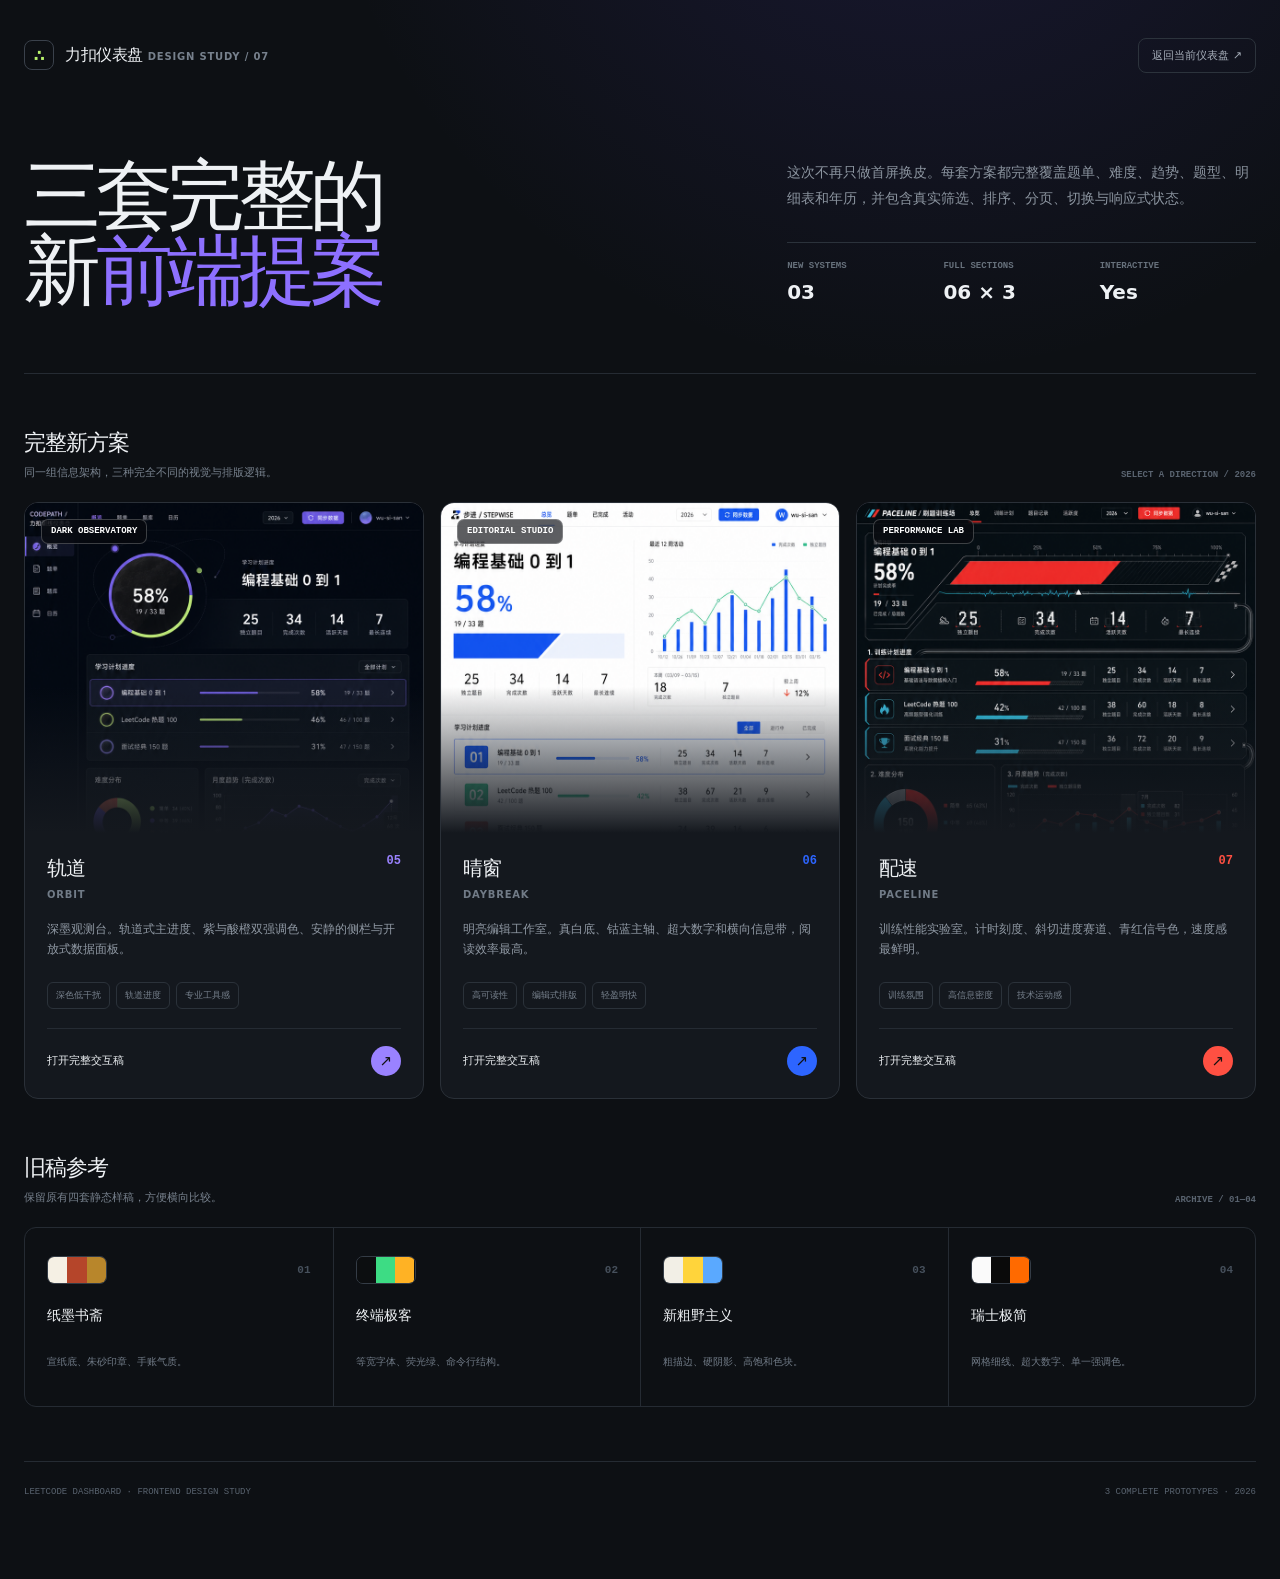
<file: public/designs/index.html>
<!DOCTYPE html>
<html lang="zh-CN">
<head>
<meta charset="UTF-8">
<meta name="viewport" content="width=device-width, initial-scale=1.0">
<meta name="theme-color" content="#0d1014">
<link rel="icon" href="data:,">
<title>力扣仪表盘 · 完整设计提案</title>
<style>
:root{font-family:Inter,ui-sans-serif,system-ui,-apple-system,BlinkMacSystemFont,"PingFang SC","Microsoft YaHei",sans-serif;color:#eef1f4;background:#0d1014;font-synthesis:none}
*{box-sizing:border-box}
html{scroll-behavior:smooth}
body{margin:0;min-width:320px;background:radial-gradient(circle at 72% -15%,rgba(90,69,215,.17),transparent 30%),#0d1014;-webkit-font-smoothing:antialiased}
a{color:inherit}
.page{width:min(1280px,calc(100% - 48px));margin:0 auto;padding:28px 0 80px}
header{display:flex;align-items:center;justify-content:space-between;height:54px}
.brand{display:flex;align-items:center;gap:11px;text-decoration:none;font-weight:800;letter-spacing:-.03em}
.brand i{display:grid;width:30px;height:30px;place-items:center;border:1px solid #3a414b;border-radius:8px;color:#b7f36b;font-style:normal}
.brand small{color:#77818d;font-size:10px;font-weight:600;letter-spacing:.08em}
.back{padding:9px 13px;border:1px solid #2c333c;border-radius:8px;color:#a5adb8;text-decoration:none;font-size:11px;transition:.18s ease}
.back:hover{color:#fff;border-color:#596371}
.hero{display:grid;grid-template-columns:1.2fr .8fr;gap:60px;align-items:end;padding:76px 0 64px;border-bottom:1px solid #252b33}
.hero h1{margin:0;max-width:760px;font-size:clamp(44px,6vw,82px);line-height:.98;letter-spacing:-.07em}
.hero h1 span{color:#8d70ff}
.hero aside{padding-bottom:5px}
.hero p{margin:0;color:#8b949f;font-size:14px;line-height:1.85}
.hero dl{display:grid;grid-template-columns:repeat(3,1fr);margin:30px 0 0;border-top:1px solid #2b323b}
.hero dl div{padding:18px 12px 0 0}
.hero dt{color:#67717c;font:700 9px/1.2 ui-monospace,SFMono-Regular,Menlo,monospace;text-transform:uppercase}
.hero dd{margin:8px 0 0;font-size:20px;font-weight:760}
.section-head{display:flex;align-items:end;justify-content:space-between;gap:24px;margin:54px 0 22px}
.section-head h2{margin:0;font-size:22px;letter-spacing:-.04em}
.section-head p{margin:7px 0 0;color:#78828e;font-size:11px}
.section-head>span{color:#59636f;font:600 9px/1 ui-monospace,SFMono-Regular,Menlo,monospace}
.new-grid{display:grid;grid-template-columns:repeat(3,1fr);gap:16px}
.proposal{position:relative;display:flex;min-width:0;overflow:hidden;border:1px solid #2a3038;border-radius:14px;background:#14181e;text-decoration:none;flex-direction:column;transition:transform .22s ease,border-color .22s ease,box-shadow .22s ease}
.proposal:hover{transform:translateY(-5px);border-color:var(--accent);box-shadow:0 28px 70px rgba(0,0,0,.28)}
.cover{position:relative;height:330px;overflow:hidden;background:#0a0c12}
.cover img{display:block;width:100%;height:100%;object-fit:cover;object-position:top center;filter:saturate(.92);transition:transform .45s cubic-bezier(.2,.8,.2,1)}
.proposal:hover .cover img{transform:scale(1.035)}
.cover:after{position:absolute;inset:auto 0 0;height:44%;background:linear-gradient(transparent,#14181e);content:""}
.cover-label{position:absolute;top:16px;left:16px;z-index:1;padding:7px 9px;border:1px solid rgba(255,255,255,.22);border-radius:7px;color:#fff;background:rgba(8,10,14,.65);backdrop-filter:blur(10px);font:700 9px/1 ui-monospace,SFMono-Regular,Menlo,monospace}
.proposal-body{display:grid;gap:19px;padding:22px}
.proposal-title{display:flex;align-items:flex-start;justify-content:space-between;gap:14px}
.proposal-title h3{margin:0;font-size:20px;letter-spacing:-.04em}
.proposal-title h3 small{display:block;margin-top:7px;color:#717b87;font-size:10px;font-weight:650;letter-spacing:.08em}
.proposal-title b{color:var(--accent);font:750 12px/1 ui-monospace,SFMono-Regular,Menlo,monospace}
.proposal-body>p{min-height:44px;margin:0;color:#9099a4;font-size:11.5px;line-height:1.75}
.features{display:flex;gap:6px;flex-wrap:wrap}
.features span{padding:6px 8px;border:1px solid #2b323a;border-radius:6px;color:#78828e;font-size:9px}
.proposal-foot{display:flex;align-items:center;justify-content:space-between;padding-top:17px;border-top:1px solid #252b33;color:#8a949f;font-size:10px}
.proposal-foot strong{color:#eef1f4;font-size:11px}
.proposal-foot i{display:grid;width:30px;height:30px;place-items:center;border-radius:50%;color:#111;background:var(--accent);font-style:normal;font-size:15px}
.orbit{--accent:#9a82ff}.daybreak{--accent:#2d65ff}.paceline{--accent:#ff5042}
.archive{display:grid;grid-template-columns:repeat(4,1fr);border:1px solid #252b33;border-radius:12px;overflow:hidden}
.old{display:grid;gap:16px;min-height:178px;padding:22px;border-left:1px solid #252b33;text-decoration:none;transition:background .18s ease}
.old:first-child{border-left:0}.old:hover{background:#151a20}
.old-top{display:flex;align-items:center;justify-content:space-between}
.swatches{display:flex;width:60px;height:28px;overflow:hidden;border:1px solid #343c46;border-radius:7px}
.swatches i{flex:1}
.old-top b{color:#46505c;font:700 11px/1 ui-monospace,SFMono-Regular,Menlo,monospace}
.old h3{margin:0;font-size:14px}.old p{margin:0;color:#6f7985;font-size:10px;line-height:1.65}
footer{display:flex;align-items:center;justify-content:space-between;margin-top:54px;padding-top:24px;border-top:1px solid #252b33;color:#59636f;font:500 9px/1.5 ui-monospace,SFMono-Regular,Menlo,monospace}
@media(max-width:960px){.hero{grid-template-columns:1fr}.new-grid{grid-template-columns:1fr}.cover{height:430px}.archive{grid-template-columns:repeat(2,1fr)}.old:nth-child(3){border-left:0;border-top:1px solid #252b33}.old:nth-child(4){border-top:1px solid #252b33}}
@media(max-width:600px){.page{width:calc(100% - 24px)}.hero{padding:52px 0}.hero h1{font-size:46px}.hero dl{grid-template-columns:1fr}.hero dl div{display:flex;align-items:center;justify-content:space-between}.cover{height:330px}.archive{grid-template-columns:1fr}.old{border-top:1px solid #252b33;border-left:0}.old:first-child{border-top:0}.section-head{align-items:flex-start;flex-direction:column}footer{align-items:flex-start;gap:8px;flex-direction:column}}
@media(prefers-reduced-motion:reduce){*{scroll-behavior:auto!important;transition:none!important}}
</style>
</head>
<body>
<div class="page">
  <header>
    <a class="brand" href="index.html"><i>∴</i><span>力扣仪表盘 <small>DESIGN STUDY / 07</small></span></a>
    <a class="back" href="/">返回当前仪表盘 ↗</a>
  </header>

  <section class="hero">
    <h1>三套完整的<br>新<span>前端提案</span></h1>
    <aside>
      <p>这次不再只做首屏换皮。每套方案都完整覆盖题单、难度、趋势、题型、明细表和年历，并包含真实筛选、排序、分页、切换与响应式状态。</p>
      <dl><div><dt>New systems</dt><dd>03</dd></div><div><dt>Full sections</dt><dd>06 × 3</dd></div><div><dt>Interactive</dt><dd>Yes</dd></div></dl>
    </aside>
  </section>

  <div class="section-head"><div><h2>完整新方案</h2><p>同一组信息架构，三种完全不同的视觉与排版逻辑。</p></div><span>SELECT A DIRECTION / 2026</span></div>

  <main class="new-grid">
    <a class="proposal orbit" href="orbit.html">
      <div class="cover"><span class="cover-label">DARK OBSERVATORY</span><img src="concepts/orbit-concept.png" alt="轨道 ORBIT 深色仪表盘概念图"></div>
      <div class="proposal-body">
        <div class="proposal-title"><h3>轨道<small>ORBIT</small></h3><b>05</b></div>
        <p>深墨观测台。轨道式主进度、紫与酸橙双强调色、安静的侧栏与开放式数据面板。</p>
        <div class="features"><span>深色低干扰</span><span>轨道进度</span><span>专业工具感</span></div>
        <div class="proposal-foot"><strong>打开完整交互稿</strong><i>↗</i></div>
      </div>
    </a>

    <a class="proposal daybreak" href="daybreak.html">
      <div class="cover"><span class="cover-label">EDITORIAL STUDIO</span><img src="concepts/daybreak-concept.png" alt="晴窗 DAYBREAK 明亮仪表盘概念图"></div>
      <div class="proposal-body">
        <div class="proposal-title"><h3>晴窗<small>DAYBREAK</small></h3><b>06</b></div>
        <p>明亮编辑工作室。真白底、钴蓝主轴、超大数字和横向信息带，阅读效率最高。</p>
        <div class="features"><span>高可读性</span><span>编辑式排版</span><span>轻盈明快</span></div>
        <div class="proposal-foot"><strong>打开完整交互稿</strong><i>↗</i></div>
      </div>
    </a>

    <a class="proposal paceline" href="paceline.html">
      <div class="cover"><span class="cover-label">PERFORMANCE LAB</span><img src="concepts/paceline-concept.png" alt="配速 PACELINE 训练仪表盘概念图"></div>
      <div class="proposal-body">
        <div class="proposal-title"><h3>配速<small>PACELINE</small></h3><b>07</b></div>
        <p>训练性能实验室。计时刻度、斜切进度赛道、青红信号色，速度感最鲜明。</p>
        <div class="features"><span>训练氛围</span><span>高信息密度</span><span>技术运动感</span></div>
        <div class="proposal-foot"><strong>打开完整交互稿</strong><i>↗</i></div>
      </div>
    </a>
  </main>

  <div class="section-head"><div><h2>旧稿参考</h2><p>保留原有四套静态样稿，方便横向比较。</p></div><span>ARCHIVE / 01—04</span></div>
  <section class="archive">
    <a class="old" href="paper.html"><div class="old-top"><span class="swatches"><i style="background:#f5f0e4"></i><i style="background:#b5452a"></i><i style="background:#b8862b"></i></span><b>01</b></div><h3>纸墨书斋</h3><p>宣纸底、朱砂印章、手账气质。</p></a>
    <a class="old" href="terminal.html"><div class="old-top"><span class="swatches"><i style="background:#0c0e10"></i><i style="background:#3ddc84"></i><i style="background:#ffb224"></i></span><b>02</b></div><h3>终端极客</h3><p>等宽字体、荧光绿、命令行结构。</p></a>
    <a class="old" href="brutal.html"><div class="old-top"><span class="swatches"><i style="background:#f2efe6"></i><i style="background:#ffd43b"></i><i style="background:#5aa9ff"></i></span><b>03</b></div><h3>新粗野主义</h3><p>粗描边、硬阴影、高饱和色块。</p></a>
    <a class="old" href="swiss.html"><div class="old-top"><span class="swatches"><i style="background:#fafafa"></i><i style="background:#0a0a0a"></i><i style="background:#ff6a00"></i></span><b>04</b></div><h3>瑞士极简</h3><p>网格细线、超大数字、单一强调色。</p></a>
  </section>
  <footer><span>LEETCODE DASHBOARD · FRONTEND DESIGN STUDY</span><span>3 COMPLETE PROTOTYPES · 2026</span></footer>
</div>
</body>
</html>
</file>
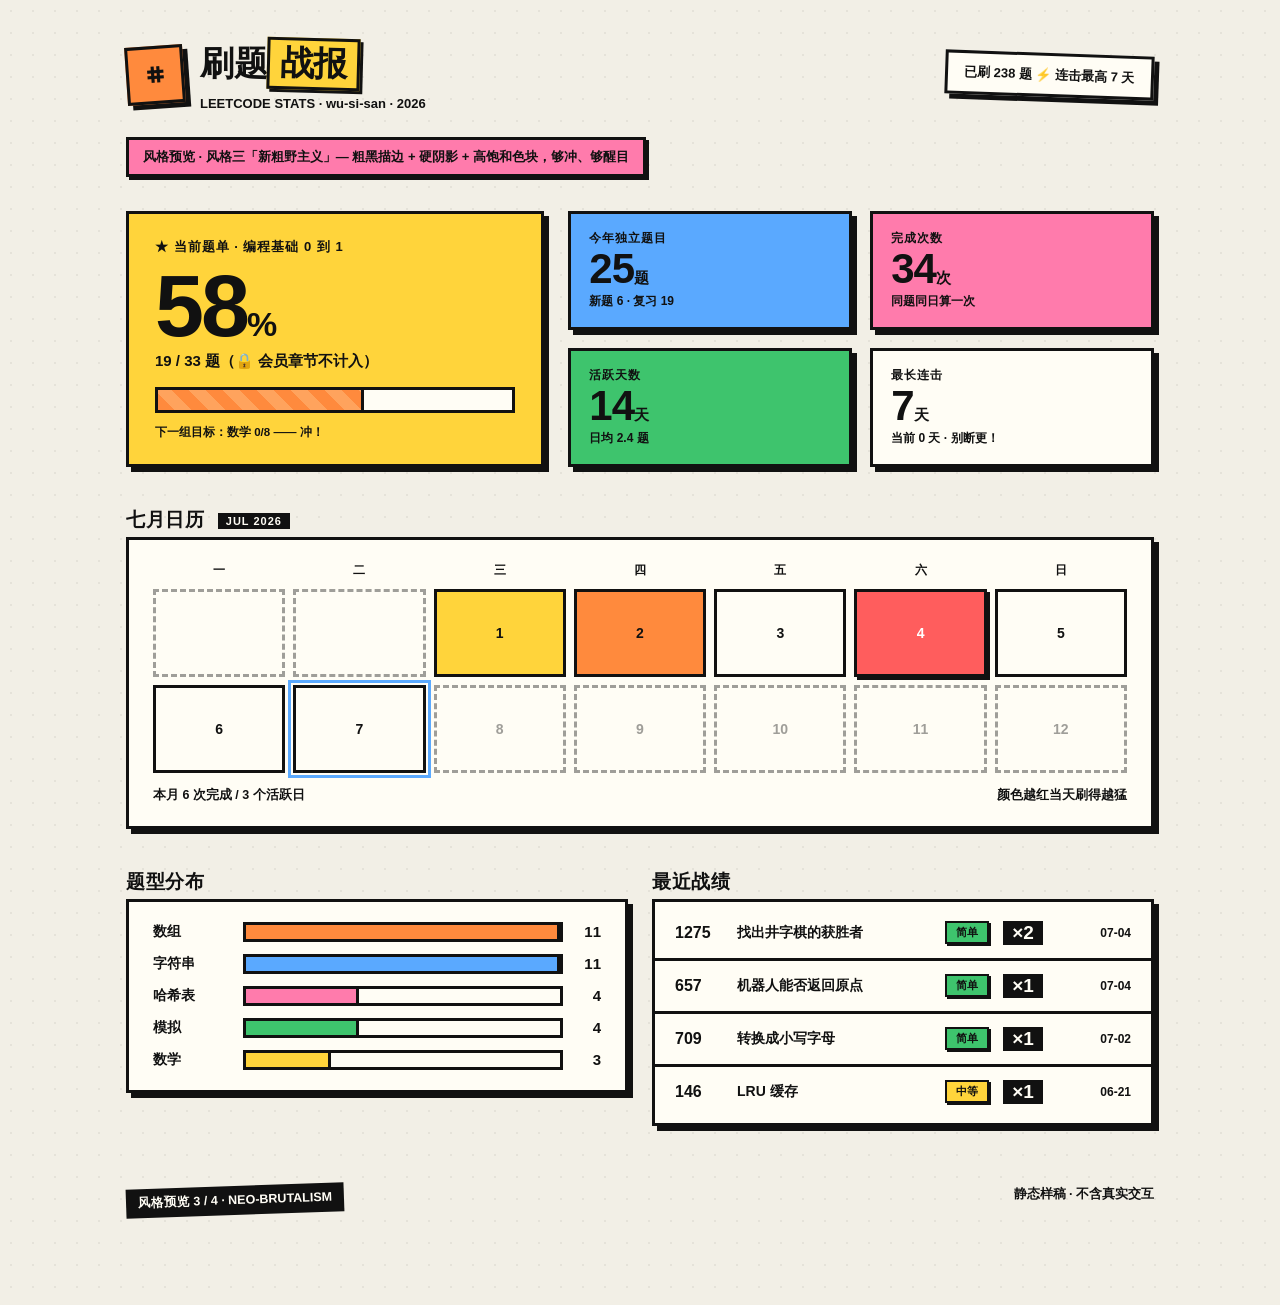
<file: public/designs/brutal.html>
<!DOCTYPE html>
<html lang="zh-CN">
<head>
<meta charset="UTF-8">
<meta name="viewport" content="width=device-width, initial-scale=1.0">
<title>风格预览 · 新粗野主义</title>
<style>
:root{
  --bg:#f2efe6; --ink:#111; --card:#fffdf5;
  --yellow:#ffd43b; --orange:#ff8a3d; --blue:#5aa9ff; --pink:#ff7bAC; --green:#3ec46d; --red:#ff5d5d;
  --bs:5px 5px 0 var(--ink);
  --bs-sm:3px 3px 0 var(--ink);
}
*{box-sizing:border-box}
body{margin:0;font-family:-apple-system,BlinkMacSystemFont,"PingFang SC","Microsoft YaHei",sans-serif;
  background:var(--bg);color:var(--ink);min-height:100vh;
  background-image:radial-gradient(rgba(17,17,17,.06) 1px, transparent 1px);background-size:22px 22px}
.wrap{max-width:1080px;margin:0 auto;padding:38px 26px 90px}
header{display:flex;align-items:center;justify-content:space-between;gap:20px;flex-wrap:wrap}
.logo{display:flex;align-items:center;gap:16px}
.mark{width:58px;height:58px;background:var(--orange);border:3px solid var(--ink);box-shadow:var(--bs);
  display:flex;align-items:center;justify-content:center;font-size:30px;font-weight:900;transform:rotate(-4deg)}
h1{font-size:34px;font-weight:900;margin:0;letter-spacing:-.5px;text-transform:uppercase}
h1 .hl{background:var(--yellow);border:3px solid var(--ink);padding:0 10px;display:inline-block;
  box-shadow:var(--bs-sm);transform:rotate(1.5deg)}
.sub{font-size:13px;font-weight:700;margin-top:6px}
.badge{background:var(--card);border:3px solid var(--ink);box-shadow:var(--bs);padding:10px 16px;
  font-weight:900;font-size:13px;transform:rotate(2deg)}
.note{margin:26px 0 0;font-size:13px;font-weight:700;background:var(--pink);border:3px solid var(--ink);
  display:inline-block;padding:8px 14px;box-shadow:var(--bs-sm)}
.card{background:var(--card);border:3px solid var(--ink);box-shadow:var(--bs)}
h2{font-size:19px;font-weight:900;margin:0 0 4px;text-transform:uppercase;letter-spacing:.5px}
h2 .tag{font-size:11px;background:var(--ink);color:var(--card);padding:2px 8px;vertical-align:middle;margin-left:8px;letter-spacing:1px}
.section{margin-top:40px}
/* hero */
.hero{display:grid;grid-template-columns:5fr 7fr;gap:24px;margin-top:34px}
@media(max-width:900px){.hero{grid-template-columns:1fr}}
.plan{padding:24px 26px;background:var(--yellow)}
.plan .cap{font-weight:900;font-size:13px;text-transform:uppercase;letter-spacing:1px}
.plan .big{font-size:88px;font-weight:900;line-height:.95;letter-spacing:-3px;margin-top:8px}
.plan .big small{font-size:34px;letter-spacing:0}
.plan .frac{font-weight:800;font-size:15px;margin-top:4px}
.pbar{height:26px;border:3px solid var(--ink);background:var(--card);margin-top:16px;position:relative}
.pbar i{position:absolute;inset:0;width:58%;background:repeating-linear-gradient(45deg,var(--orange) 0 12px,#ffa35d 12px 24px);border-right:3px solid var(--ink)}
.plan .hint{font-size:11.5px;font-weight:700;margin-top:12px}
.kpis{display:grid;grid-template-columns:repeat(2,1fr);gap:18px}
.kpi{padding:16px 18px;position:relative;transition:transform .12s}
.kpi:hover{transform:translate(-2px,-2px)}
.kpi .k{font-size:12px;font-weight:900;text-transform:uppercase;letter-spacing:1px}
.kpi .v{font-size:42px;font-weight:900;line-height:1.05;letter-spacing:-1px}
.kpi .v small{font-size:15px;letter-spacing:0}
.kpi .m{font-size:12px;font-weight:700;margin-top:2px}
.kpi.c1{background:var(--blue)}.kpi.c2{background:var(--pink)}.kpi.c3{background:var(--green)}.kpi.c4{background:var(--card)}
/* calendar */
.cal{padding:22px 24px}
.week,.days{display:grid;grid-template-columns:repeat(7,1fr);gap:8px}
.week{font-size:12px;font-weight:900;margin-bottom:10px;text-align:center;text-transform:uppercase}
.d{aspect-ratio:1.5;border:3px solid var(--ink);background:var(--card);display:flex;align-items:center;
  justify-content:center;font-weight:900;font-size:14px}
.d.off{border-style:dashed;opacity:.4;background:transparent}
.d.l1{background:var(--yellow)}.d.l2{background:var(--orange)}.d.l3{background:var(--red);color:#fff;box-shadow:var(--bs-sm)}
.d.today{outline:3px solid var(--blue);outline-offset:2px}
.cal-foot{margin-top:14px;font-weight:800;font-size:12.5px;display:flex;justify-content:space-between;flex-wrap:wrap;gap:8px}
/* tags */
.tags{padding:20px 24px;display:flex;flex-direction:column;gap:12px}
.t{display:flex;align-items:center;gap:12px;font-weight:800;font-size:13.5px}
.t .n{min-width:78px}
.t .b{flex:1;height:20px;border:3px solid var(--ink);background:var(--card);position:relative}
.t .b i{position:absolute;inset:0;border-right:3px solid var(--ink)}
.t .f{min-width:26px;text-align:right;font-size:15px;font-weight:900}
/* table */
.tbl{padding:6px 0}
.row{display:flex;align-items:center;gap:14px;padding:13px 20px;border-bottom:3px solid var(--ink);font-weight:700}
.row:last-child{border-bottom:0}
.row:hover{background:var(--yellow)}
.rid{font-weight:900;min-width:48px}
.rt{flex:1;font-size:14px}
.diff{border:2.5px solid var(--ink);padding:2px 9px;font-size:11px;font-weight:900;box-shadow:2px 2px 0 var(--ink)}
.diff.e{background:var(--green)}.diff.m{background:var(--yellow)}
.rc{font-size:19px;font-weight:900;min-width:40px;text-align:center;background:var(--ink);color:var(--card);padding:1px 0}
.rd{font-size:12px;min-width:74px;text-align:right}
.grid2{display:grid;grid-template-columns:1fr 1fr;gap:24px}
@media(max-width:900px){.grid2{grid-template-columns:1fr}}
footer{margin-top:60px;font-weight:800;font-size:12.5px;display:flex;justify-content:space-between;gap:12px;flex-wrap:wrap}
footer .stamp{transform:rotate(-2deg);background:var(--ink);color:var(--card);padding:6px 12px}
</style>
</head>
<body>
<div class="wrap">
  <header>
    <div class="logo">
      <div class="mark">⌗</div>
      <div>
        <h1>刷题<span class="hl">战报</span></h1>
        <div class="sub">LEETCODE STATS · wu-si-san · 2026</div>
      </div>
    </div>
    <div class="badge">已刷 238 题 ⚡ 连击最高 7 天</div>
  </header>
  <div class="note">风格预览 · 风格三「新粗野主义」— 粗黑描边 + 硬阴影 + 高饱和色块，够冲、够醒目</div>

  <div class="hero">
    <div class="card plan">
      <div class="cap">★ 当前题单 · 编程基础 0 到 1</div>
      <div class="big">58<small>%</small></div>
      <div class="frac">19 / 33 题（🔒 会员章节不计入）</div>
      <div class="pbar"><i></i></div>
      <div class="hint">下一组目标：数学 0/8 —— 冲！</div>
    </div>
    <div class="kpis">
      <div class="card kpi c1"><div class="k">今年独立题目</div><div class="v">25<small>题</small></div><div class="m">新题 6 · 复习 19</div></div>
      <div class="card kpi c2"><div class="k">完成次数</div><div class="v">34<small>次</small></div><div class="m">同题同日算一次</div></div>
      <div class="card kpi c3"><div class="k">活跃天数</div><div class="v">14<small>天</small></div><div class="m">日均 2.4 题</div></div>
      <div class="card kpi c4"><div class="k">最长连击</div><div class="v">7<small>天</small></div><div class="m">当前 0 天 · 别断更！</div></div>
    </div>
  </div>

  <div class="section">
    <h2>七月日历 <span class="tag">JUL 2026</span></h2>
    <div class="card cal">
      <div class="week"><span>一</span><span>二</span><span>三</span><span>四</span><span>五</span><span>六</span><span>日</span></div>
      <div class="days">
        <span class="d off"></span><span class="d off"></span>
        <span class="d l1">1</span><span class="d l2">2</span><span class="d">3</span><span class="d l3">4</span><span class="d">5</span>
        <span class="d">6</span><span class="d today">7</span><span class="d off">8</span><span class="d off">9</span><span class="d off">10</span><span class="d off">11</span><span class="d off">12</span>
      </div>
      <div class="cal-foot"><span>本月 6 次完成 / 3 个活跃日</span><span>颜色越红当天刷得越猛</span></div>
    </div>
  </div>

  <div class="section grid2">
    <div>
      <h2>题型分布</h2>
      <div class="card tags">
        <div class="t"><span class="n">数组</span><span class="b"><i style="width:100%;background:var(--orange)"></i></span><span class="f">11</span></div>
        <div class="t"><span class="n">字符串</span><span class="b"><i style="width:100%;background:var(--blue)"></i></span><span class="f">11</span></div>
        <div class="t"><span class="n">哈希表</span><span class="b"><i style="width:36%;background:var(--pink)"></i></span><span class="f">4</span></div>
        <div class="t"><span class="n">模拟</span><span class="b"><i style="width:36%;background:var(--green)"></i></span><span class="f">4</span></div>
        <div class="t"><span class="n">数学</span><span class="b"><i style="width:27%;background:var(--yellow)"></i></span><span class="f">3</span></div>
      </div>
    </div>
    <div>
      <h2>最近战绩</h2>
      <div class="card tbl">
        <div class="row"><span class="rid">1275</span><span class="rt">找出井字棋的获胜者</span><span class="diff e">简单</span><span class="rc">×2</span><span class="rd">07-04</span></div>
        <div class="row"><span class="rid">657</span><span class="rt">机器人能否返回原点</span><span class="diff e">简单</span><span class="rc">×1</span><span class="rd">07-04</span></div>
        <div class="row"><span class="rid">709</span><span class="rt">转换成小写字母</span><span class="diff e">简单</span><span class="rc">×1</span><span class="rd">07-02</span></div>
        <div class="row"><span class="rid">146</span><span class="rt">LRU 缓存</span><span class="diff m">中等</span><span class="rc">×1</span><span class="rd">06-21</span></div>
      </div>
    </div>
  </div>

  <footer>
    <span class="stamp">风格预览 3 / 4 · NEO-BRUTALISM</span>
    <span>静态样稿 · 不含真实交互</span>
  </footer>
</div>
</body>
</html>
</file>
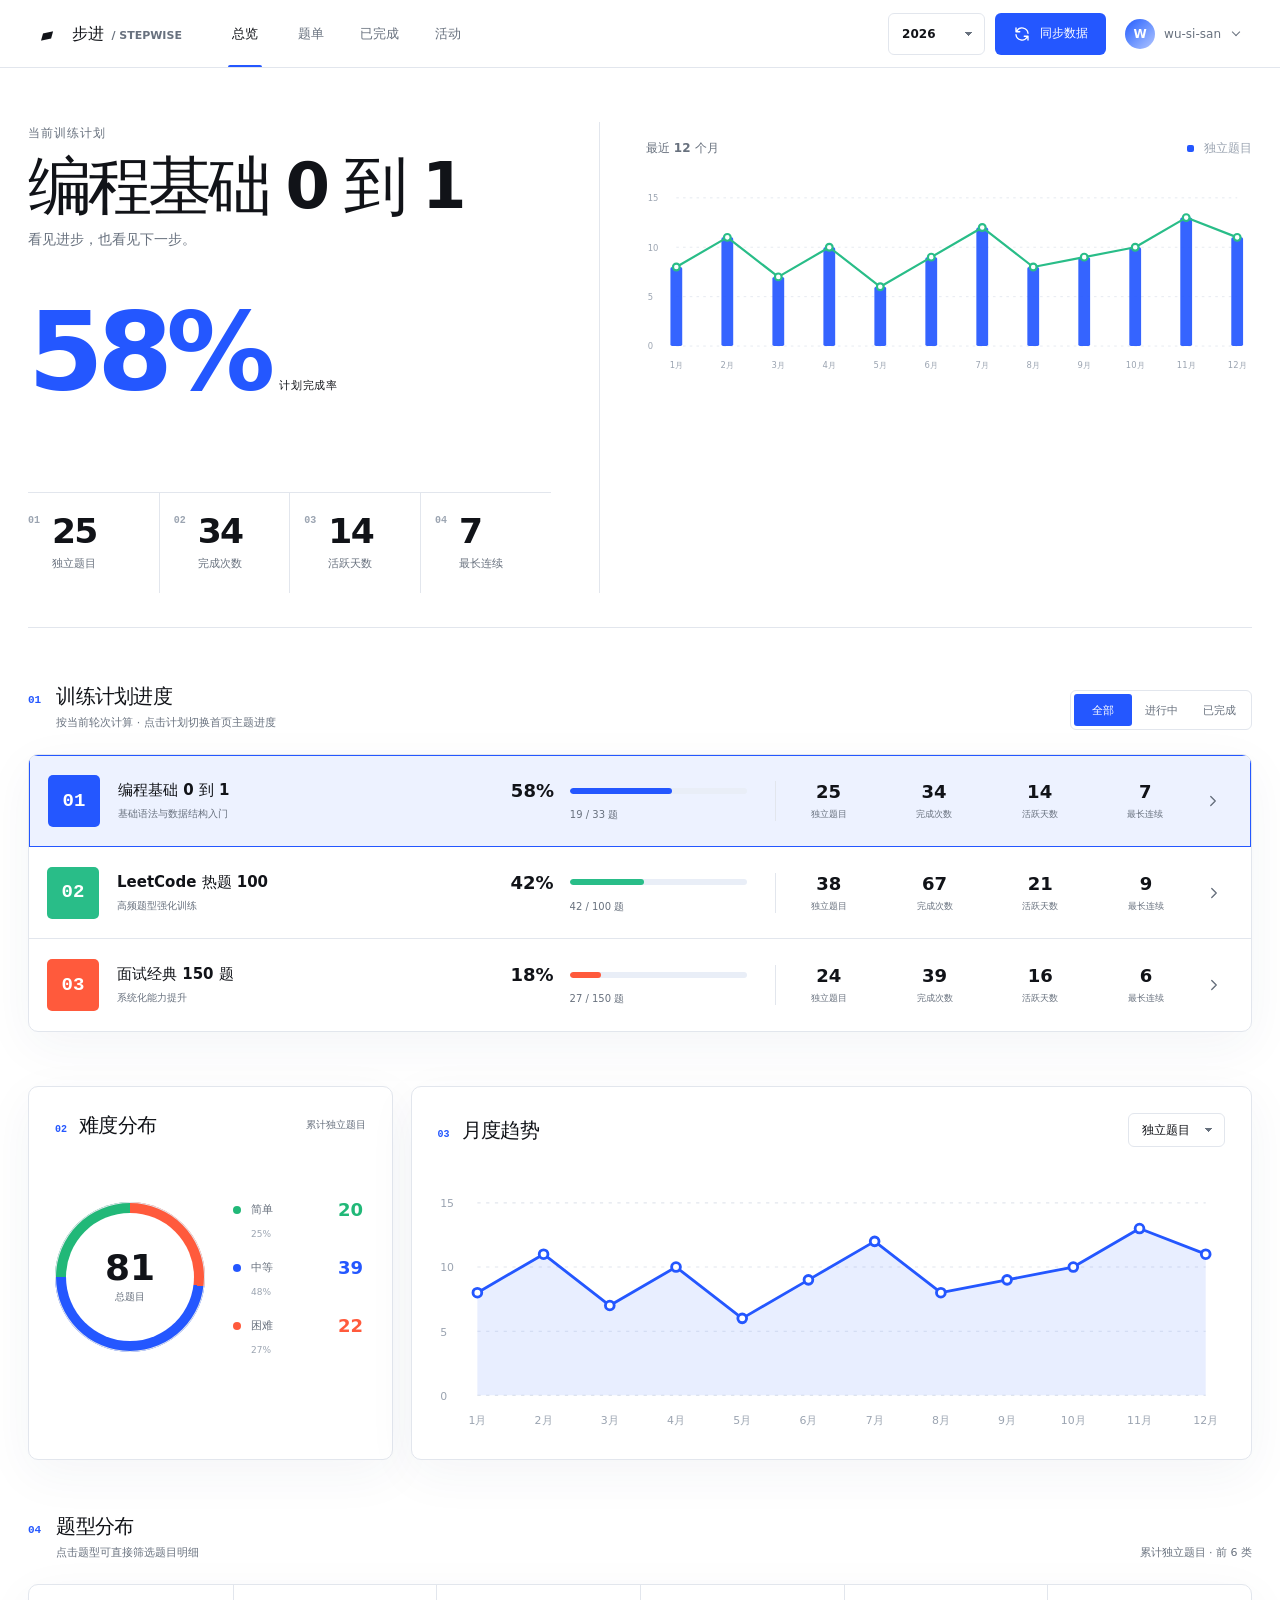
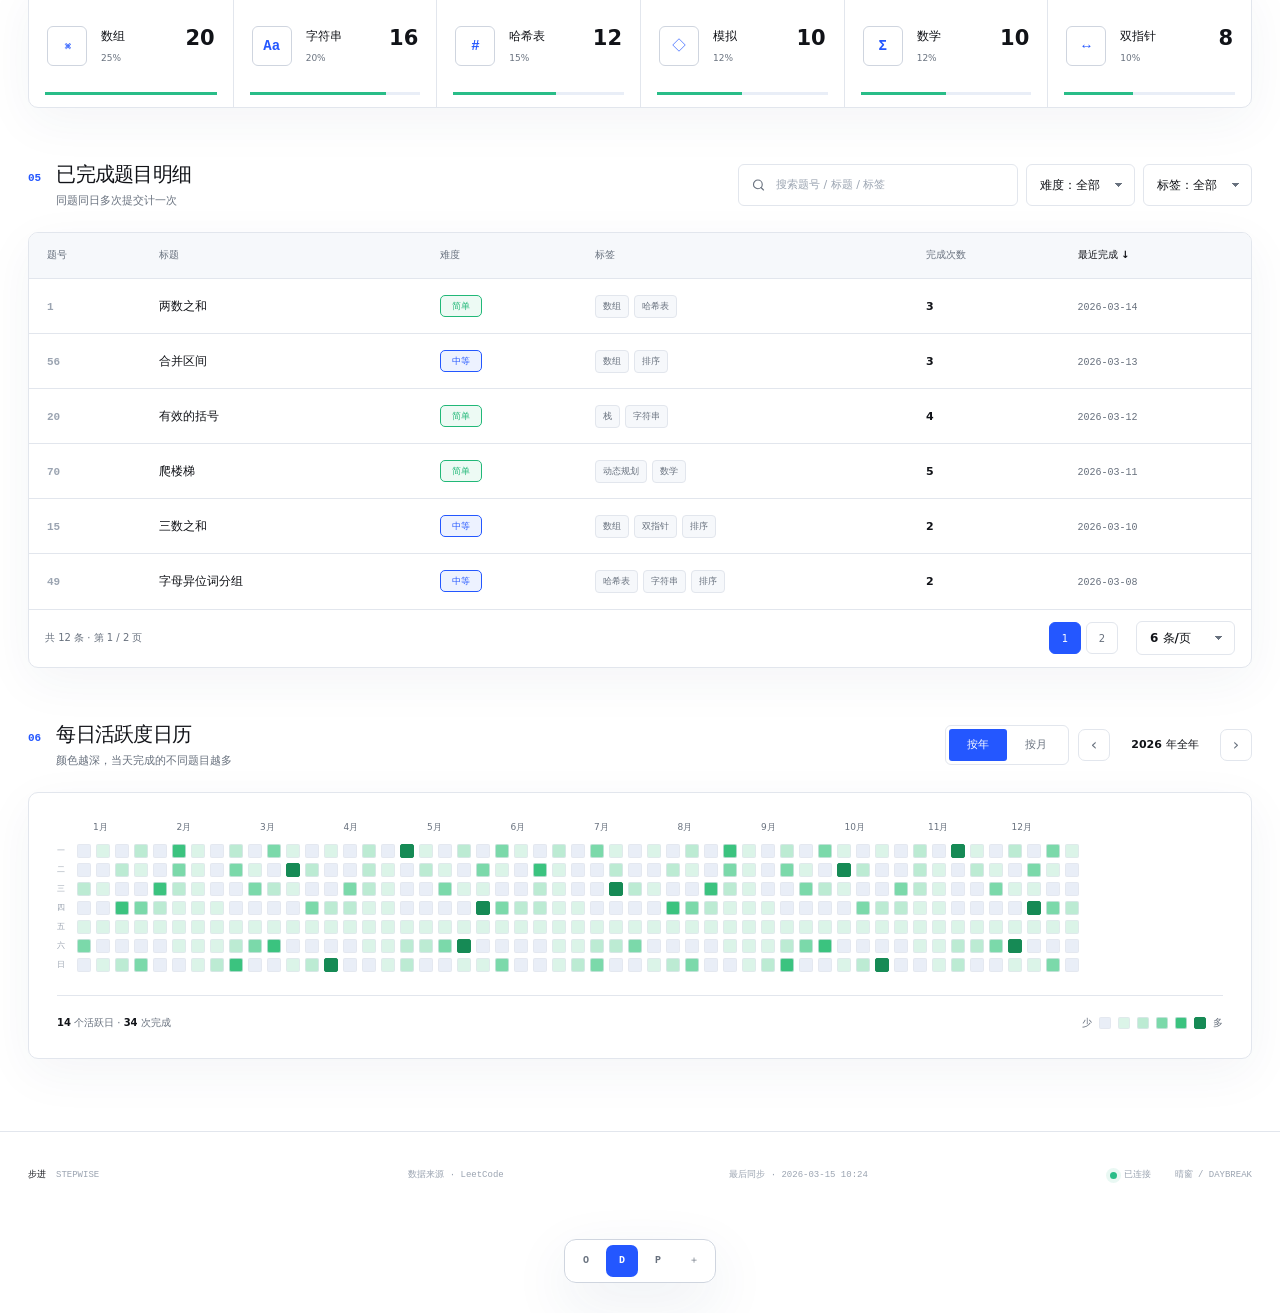
<file: public/designs/daybreak.html>
<!DOCTYPE html>
<html lang="zh-CN">
<head>
  <meta charset="UTF-8">
  <meta name="viewport" content="width=device-width, initial-scale=1.0">
  <meta name="theme-color" content="#ffffff">
  <link rel="icon" href="data:,">
  <title>完整方案 · 晴窗 DAYBREAK</title>
  <link rel="stylesheet" href="prototype.css">
</head>
<body class="theme-daybreak" data-theme="daybreak">
  <div id="app"></div>
  <script src="prototype.js"></script>
</body>
</html>
</file>
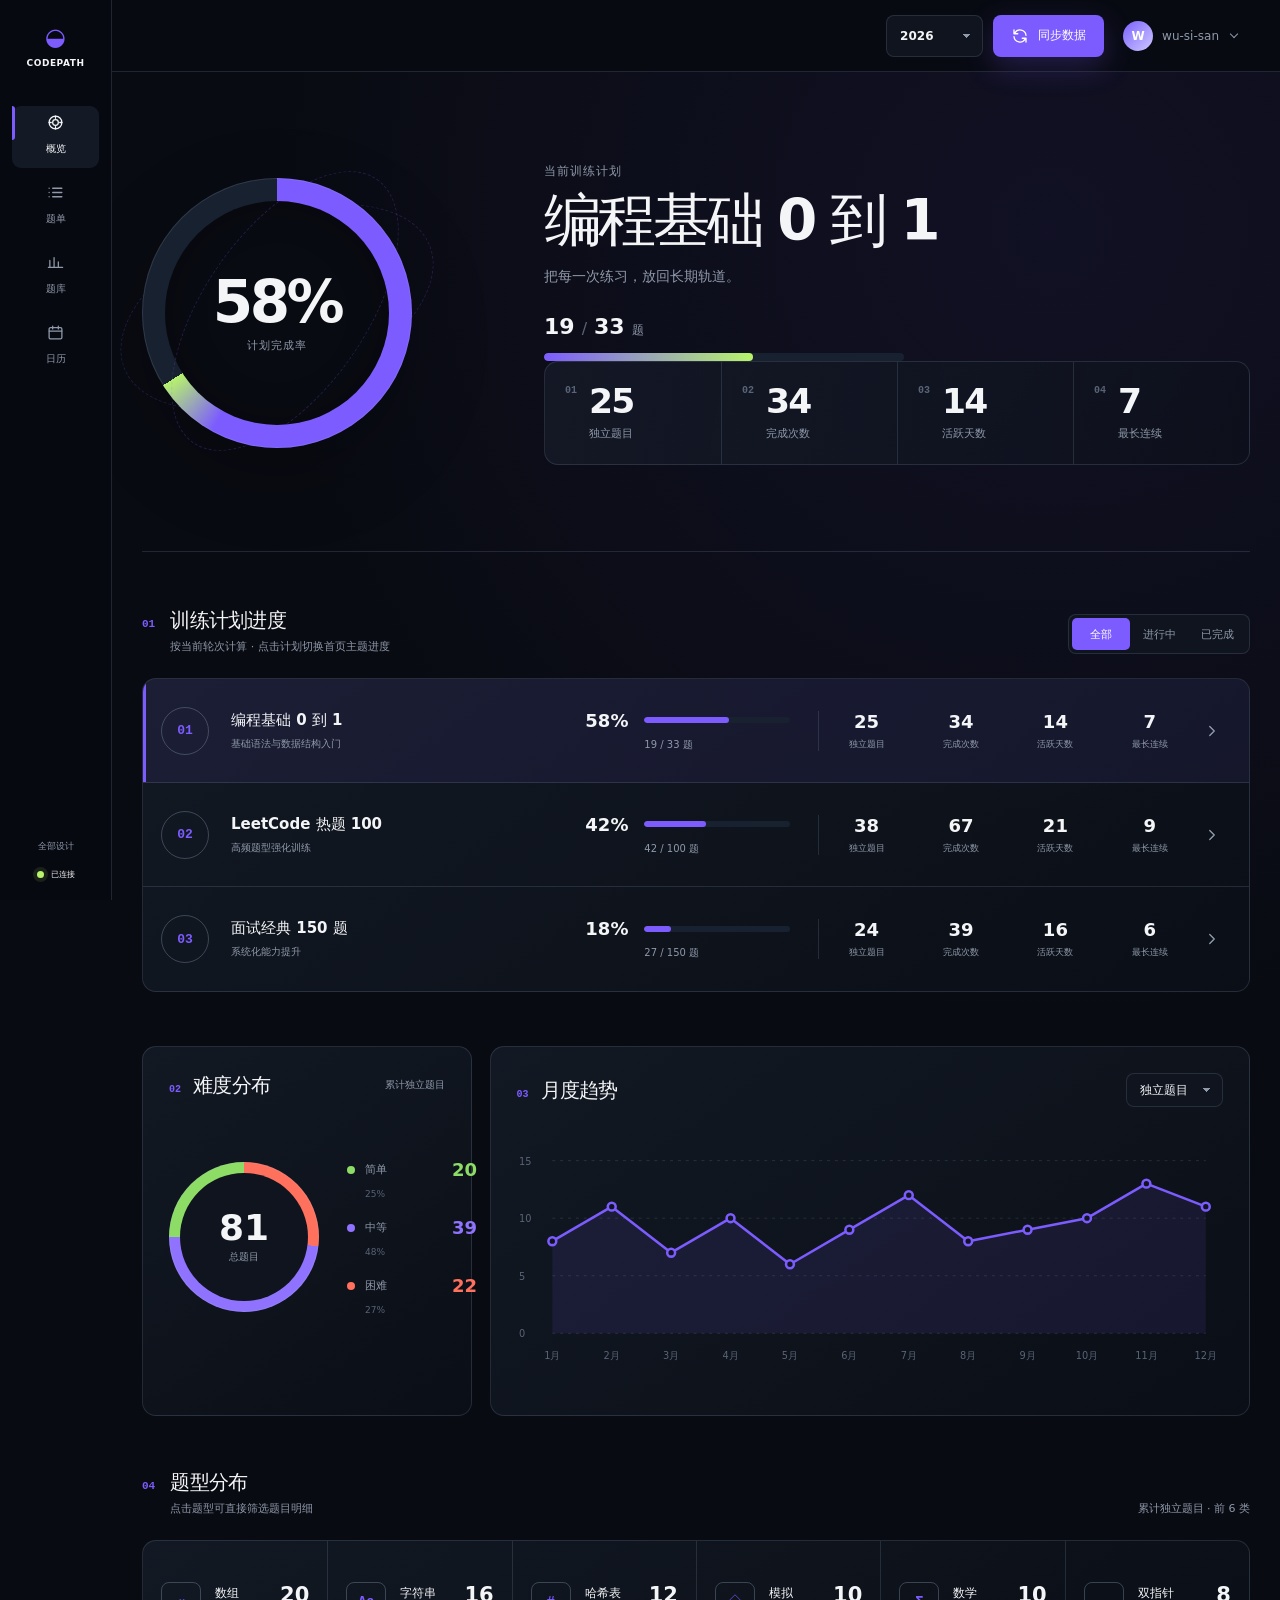
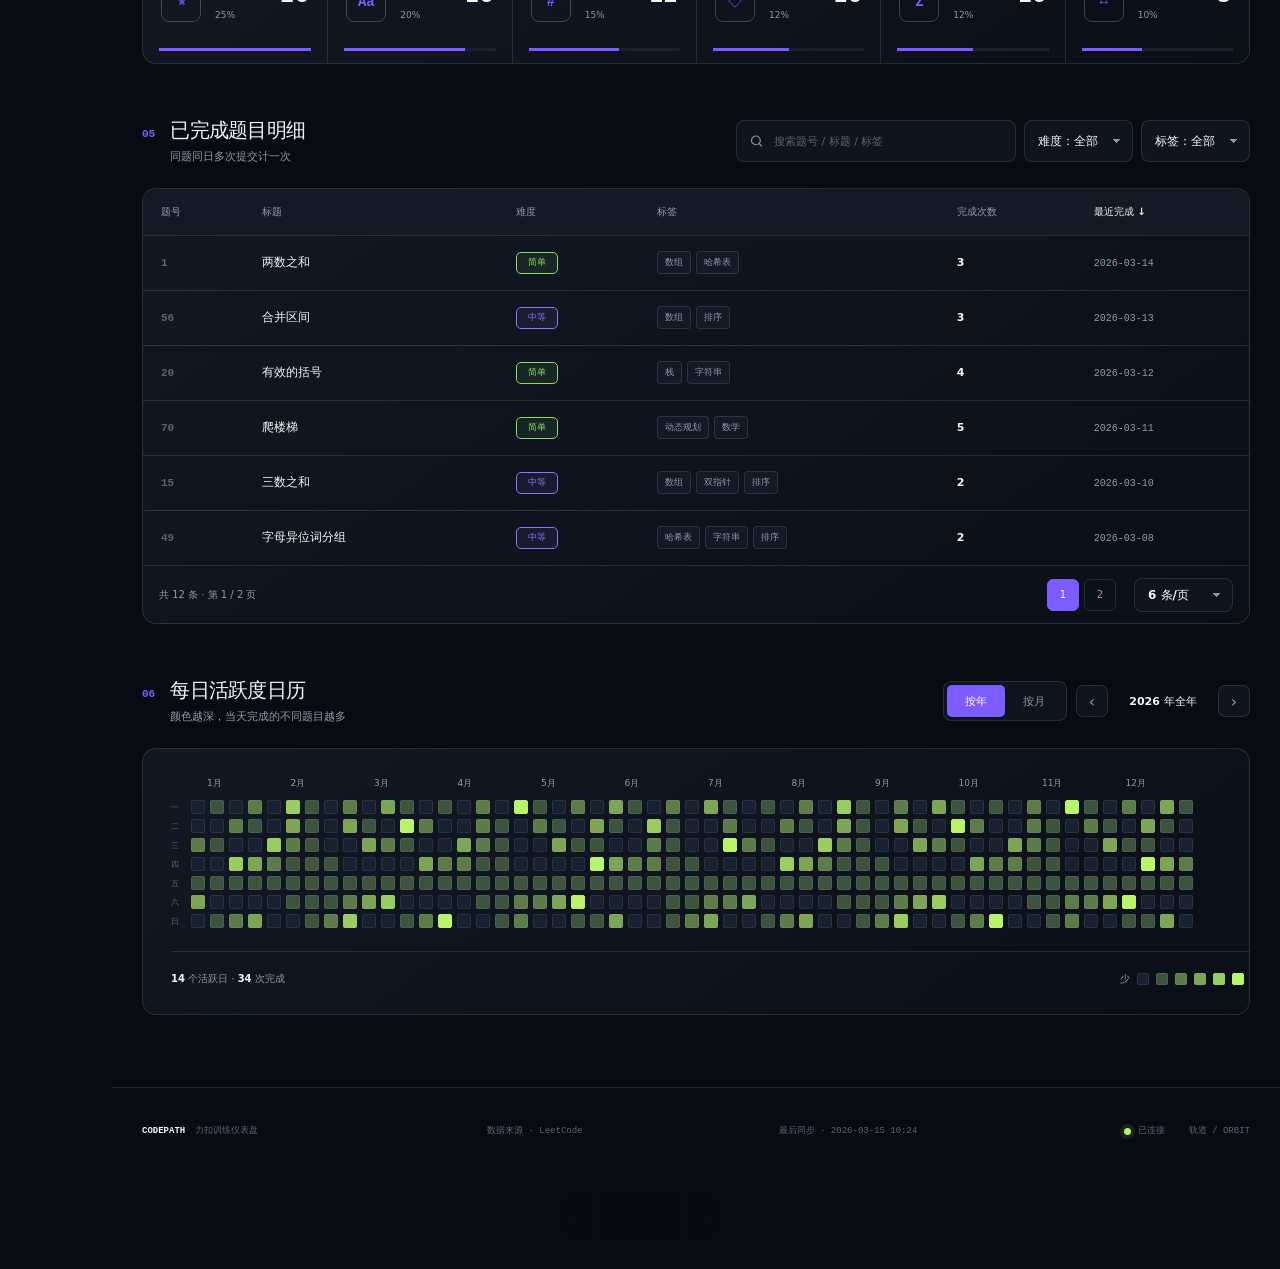
<file: public/designs/orbit.html>
<!DOCTYPE html>
<html lang="zh-CN">
<head>
  <meta charset="UTF-8">
  <meta name="viewport" content="width=device-width, initial-scale=1.0">
  <meta name="theme-color" content="#090b12">
  <link rel="icon" href="data:,">
  <title>完整方案 · 轨道 ORBIT</title>
  <link rel="stylesheet" href="prototype.css">
</head>
<body class="theme-orbit" data-theme="orbit">
  <div id="app"></div>
  <script src="prototype.js"></script>
</body>
</html>
</file>
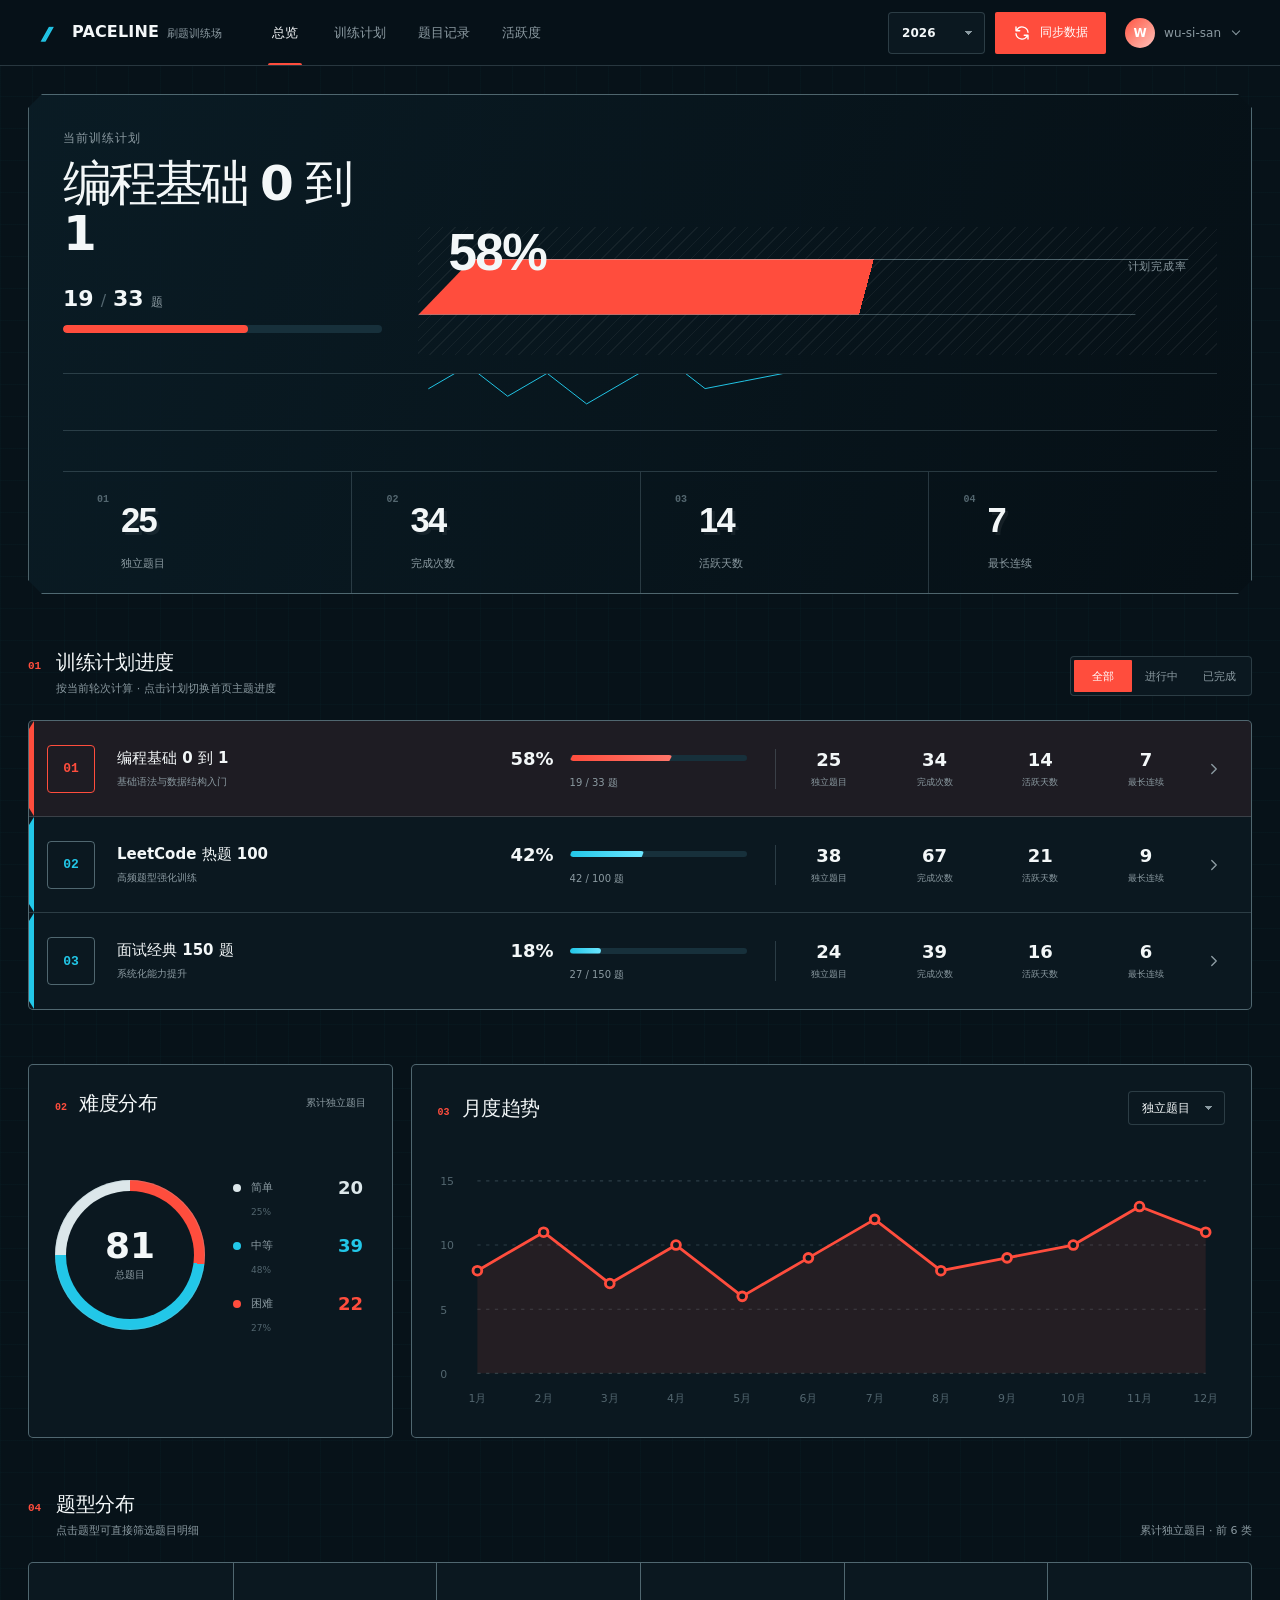
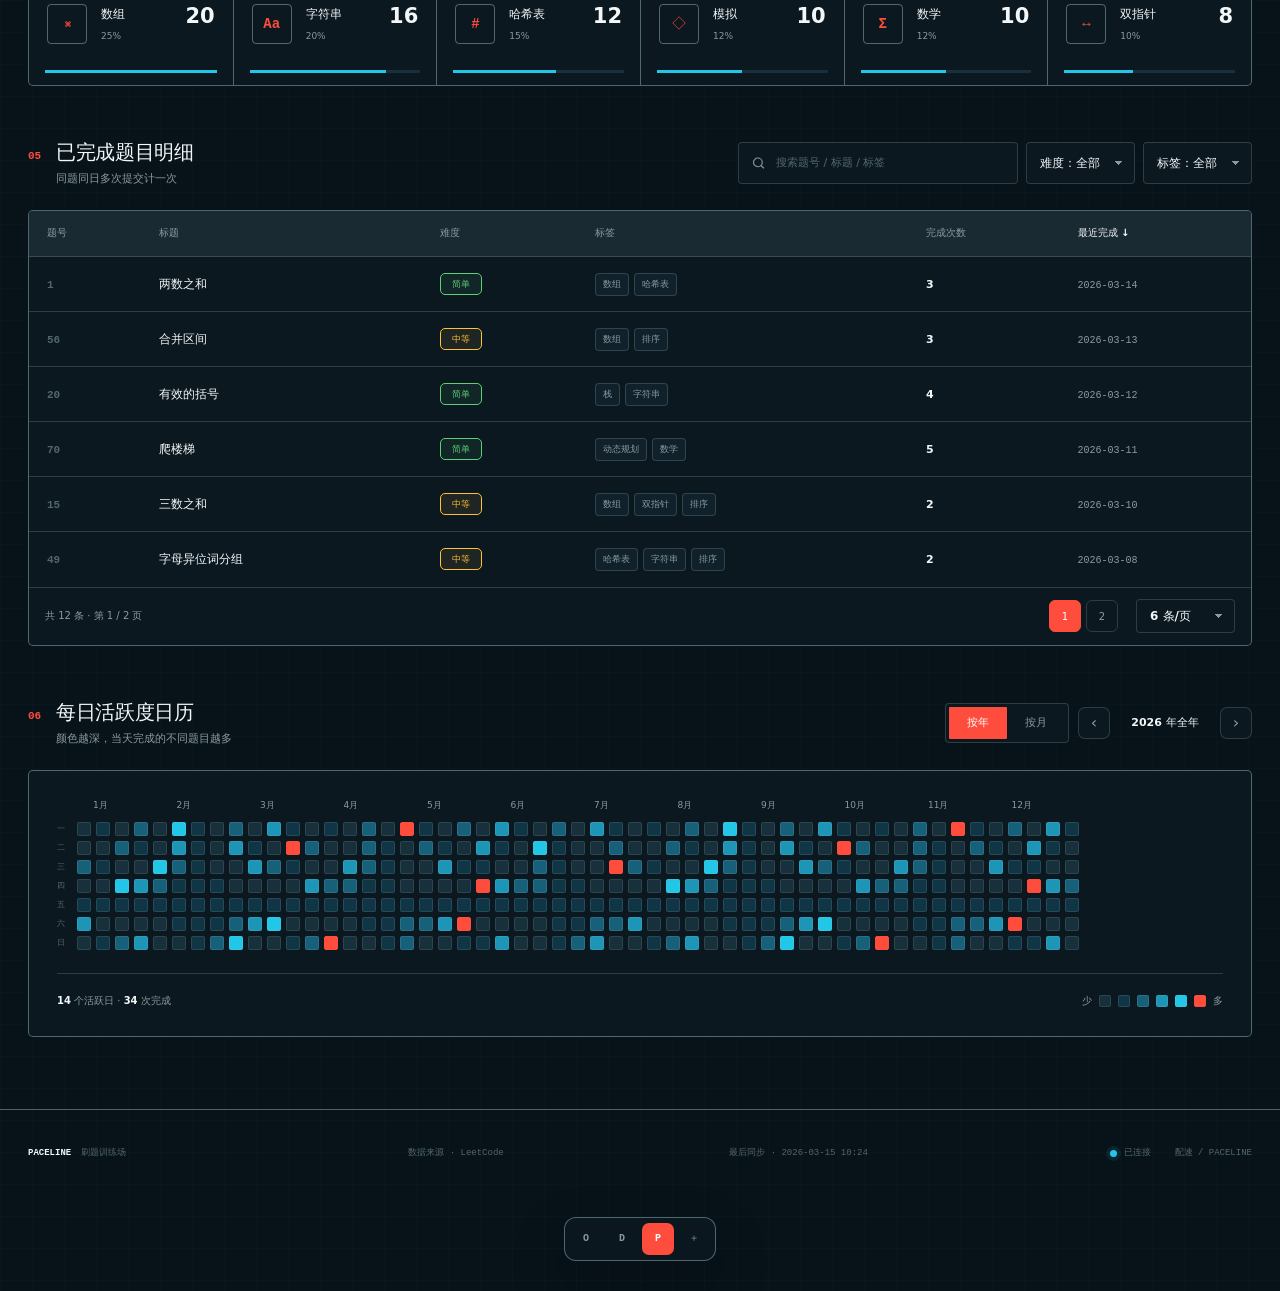
<file: public/designs/paceline.html>
<!DOCTYPE html>
<html lang="zh-CN">
<head>
  <meta charset="UTF-8">
  <meta name="viewport" content="width=device-width, initial-scale=1.0">
  <meta name="theme-color" content="#08131a">
  <link rel="icon" href="data:,">
  <title>完整方案 · 配速 PACELINE</title>
  <link rel="stylesheet" href="prototype.css">
</head>
<body class="theme-paceline" data-theme="paceline">
  <div id="app"></div>
  <script src="prototype.js"></script>
</body>
</html>
</file>
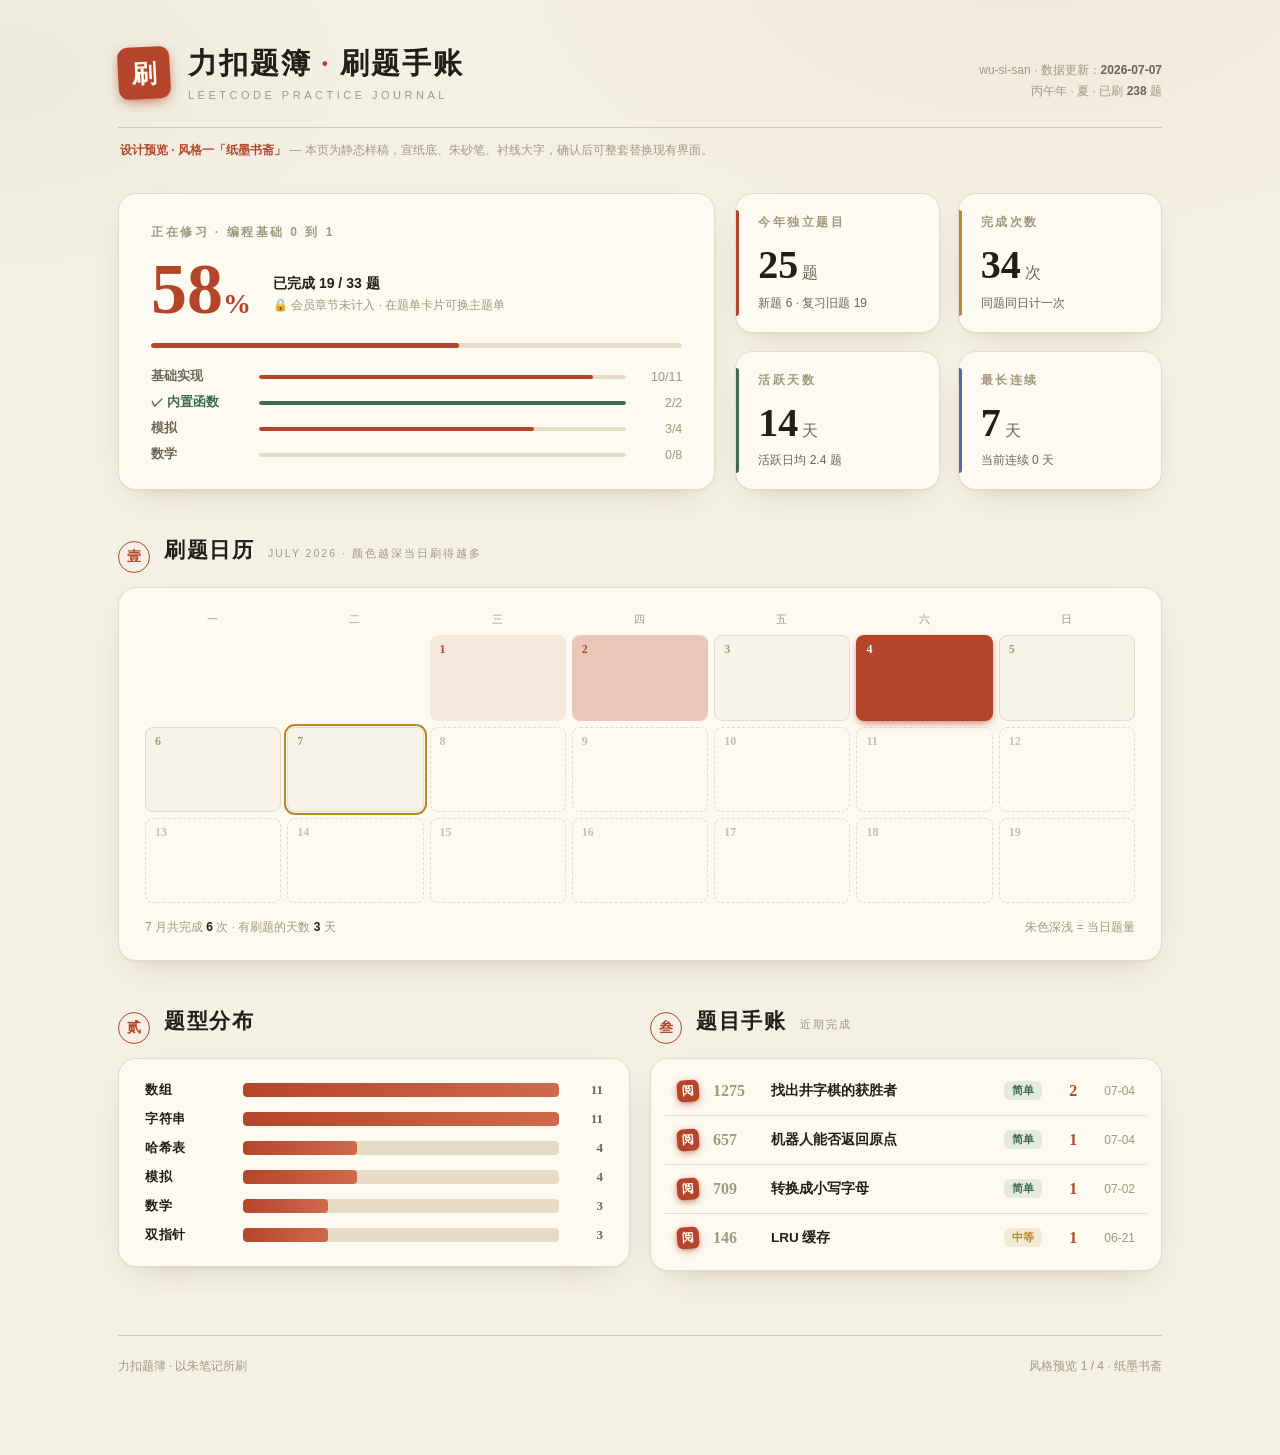
<file: public/designs/paper.html>
<!DOCTYPE html>
<html lang="zh-CN">
<head>
<meta charset="UTF-8">
<meta name="viewport" content="width=device-width, initial-scale=1.0">
<title>风格预览 · 纸墨书斋</title>
<style>
:root{
  --bg:#f5f0e4; --card:#fdfaf2; --card2:#f8f3e8;
  --ink:#241f16; --dim:#6e6455; --faint:#a2977f;
  --line:#e6dcc6; --line2:#d5c9ad;
  --red:#b5452a; --red-soft:rgba(181,69,42,.10);
  --gold:#b8862b; --green:#3d6b52; --blue:#4f6d9e;
  --shadow:0 1px 2px rgba(60,48,25,.05),0 12px 34px -18px rgba(60,48,25,.28);
}
*{box-sizing:border-box}
body{margin:0;font-family:-apple-system,BlinkMacSystemFont,"PingFang SC","Microsoft YaHei",sans-serif;
  color:var(--ink);min-height:100vh;-webkit-font-smoothing:antialiased;
  background:radial-gradient(ellipse 900px 500px at 80% -5%, rgba(181,69,42,.055), transparent 60%),
             radial-gradient(ellipse 700px 400px at 0% 8%, rgba(61,107,82,.05), transparent 55%),var(--bg);
  background-attachment:fixed}
.serif{font-family:"Noto Serif SC","Songti SC","STSong","SimSun",serif}
.wrap{max-width:1100px;margin:0 auto;padding:44px 28px 80px}
header{display:flex;align-items:flex-end;justify-content:space-between;gap:24px;flex-wrap:wrap;
  padding-bottom:26px;border-bottom:1px solid var(--line2)}
.brand{display:flex;align-items:center;gap:18px}
.seal{width:52px;height:52px;border-radius:10px;background:var(--red);color:#fdfaf2;display:flex;
  align-items:center;justify-content:center;font-size:25px;font-weight:900;transform:rotate(-3deg);
  font-family:"Noto Serif SC","Songti SC",serif;box-shadow:0 4px 14px -4px var(--red)}
h1{font-family:"Noto Serif SC","Songti SC",serif;font-weight:900;font-size:29px;margin:0;letter-spacing:2px}
h1 em{font-style:normal;color:var(--red)}
.en{font-size:11px;color:var(--faint);letter-spacing:3.5px;text-transform:uppercase;margin-top:5px}
.stamp{text-align:right;font-size:12px;color:var(--faint);line-height:1.7}
.stamp b{color:var(--dim)}
.note{margin:14px 2px 0;font-size:12px;color:var(--faint)}
.note i{font-style:normal;color:var(--red);font-weight:600}
.section{margin-top:46px}
.sec-head{display:flex;align-items:baseline;gap:14px;margin-bottom:18px}
.sec-no{font-family:"Noto Serif SC",serif;font-size:14px;font-weight:900;color:var(--red);
  border:1.5px solid var(--red);border-radius:50%;width:32px;height:32px;display:flex;
  align-items:center;justify-content:center;flex:none;transform:translateY(4px)}
.sec-head h2{font-family:"Noto Serif SC","Songti SC",serif;font-size:21px;font-weight:900;margin:0;letter-spacing:1.5px}
.sec-head .sub{font-size:10.5px;color:var(--faint);letter-spacing:2px}
.card{background:var(--card);border:1px solid var(--line);border-radius:18px;box-shadow:var(--shadow)}
/* hero */
.hero{display:grid;grid-template-columns:minmax(0,7fr) minmax(0,5fr);gap:20px;margin-top:34px}
@media(max-width:900px){.hero{grid-template-columns:1fr}}
.prog{padding:30px 32px 26px}
.cap{font-size:12px;color:var(--faint);letter-spacing:2.5px;font-weight:600}
.prog-top{display:flex;align-items:flex-end;gap:22px;flex-wrap:wrap;margin-top:14px}
.bignum{font-family:"Noto Serif SC","Songti SC",serif;font-weight:900;font-size:72px;line-height:.95;
  color:var(--red);font-variant-numeric:tabular-nums}
.bignum small{font-size:28px}
.frac{padding-bottom:9px;font-size:14px;font-weight:700}
.frac .f2{font-size:12px;color:var(--faint);margin-top:4px;font-weight:400}
.track{height:5px;background:var(--line);border-radius:5px;margin-top:20px;overflow:hidden}
.track i{display:block;height:100%;background:var(--red);border-radius:5px;width:58%}
.groups{margin-top:20px;display:flex;flex-direction:column;gap:9px}
.g{display:flex;align-items:center;gap:12px;font-size:12.5px;color:var(--dim)}
.g .n{min-width:96px;font-weight:600}
.g .n.ok{color:var(--green)}
.g .b{flex:1;height:4px;background:var(--line);border-radius:4px;overflow:hidden}
.g .b i{display:block;height:100%;background:var(--red);border-radius:4px}
.g.ok .b i{background:var(--green)}
.g .f{min-width:44px;text-align:right;color:var(--faint);font-variant-numeric:tabular-nums}
.kpis{display:grid;grid-template-columns:1fr 1fr;grid-auto-rows:1fr;gap:18px}
.kpi{padding:20px 22px;display:flex;flex-direction:column;justify-content:space-between;position:relative}
.kpi .side{position:absolute;left:0;top:16px;bottom:16px;width:3px;border-radius:0 3px 3px 0}
.kpi .num{font-family:"Noto Serif SC","Songti SC",serif;font-weight:900;font-size:40px;line-height:1;margin-top:12px;font-variant-numeric:tabular-nums}
.kpi .num small{font-size:16px;color:var(--dim);font-weight:500}
.kpi .meta{font-size:12px;color:var(--dim);margin-top:8px}
/* calendar */
.cal{padding:24px 26px}
.mc-week,.mc-grid{display:grid;grid-template-columns:repeat(7,1fr);gap:6px}
.mc-week{font-size:11px;color:var(--faint);text-align:center;margin-bottom:8px;letter-spacing:1px}
.d{aspect-ratio:1.6;border-radius:8px;background:var(--card2);border:1px solid var(--line);
  display:flex;align-items:flex-start;padding:6px 9px;font-size:12px;color:var(--faint);
  font-variant-numeric:tabular-nums;font-family:"Noto Serif SC",serif;font-weight:700}
.d.blank{background:transparent;border:0}
.d.fut{background:transparent;border:1px dashed var(--line2);opacity:.6}
.d.l1{background:var(--red-soft);color:var(--red);border-color:transparent}
.d.l2{background:rgba(181,69,42,.28);color:var(--red);border-color:transparent}
.d.l3{background:var(--red);color:#fdfaf2;border-color:transparent;box-shadow:0 3px 10px -3px var(--red)}
.d.today{outline:2px solid var(--gold);outline-offset:1px}
.cal-foot{margin-top:16px;font-size:12px;color:var(--faint);display:flex;justify-content:space-between;flex-wrap:wrap;gap:10px}
.cal-foot b{color:var(--ink)}
/* tags */
.tags{padding:22px 26px;display:flex;flex-direction:column;gap:11px}
.t{display:flex;align-items:center;gap:14px;font-size:13px}
.t .n{min-width:84px;font-weight:700;font-family:"Noto Serif SC",serif;letter-spacing:.5px}
.t .b{flex:1;height:14px;background:var(--line);border-radius:4px;overflow:hidden}
.t .b i{display:block;height:100%;border-radius:4px;background:linear-gradient(90deg,var(--red),#cf6a4d)}
.t .f{min-width:30px;text-align:right;color:var(--dim);font-variant-numeric:tabular-nums;font-family:"Noto Serif SC",serif;font-weight:700}
/* table */
.tbl{padding:8px 14px}
.prow{display:flex;align-items:center;gap:14px;padding:13px 12px;border-bottom:1px solid var(--line)}
.prow:last-child{border-bottom:0}
.pmark{flex:none;width:22px;height:22px;border-radius:6px;display:flex;align-items:center;justify-content:center;
  font-size:12px;font-weight:900;font-family:"Noto Serif SC",serif;background:var(--red);color:#fdfaf2;transform:rotate(-4deg);
  box-shadow:0 2px 8px -2px var(--red)}
.pid{font-family:"Noto Serif SC",serif;font-weight:900;color:var(--faint);min-width:44px;font-variant-numeric:tabular-nums}
.pt{flex:1;font-weight:650;font-size:13.5px}
.pv{font-size:10.5px;font-weight:800;padding:2.5px 8px;border-radius:6px}
.pv.e{color:var(--green);background:rgba(61,107,82,.12)}
.pv.m{color:var(--gold);background:rgba(184,134,43,.14)}
.pcnt{font-family:"Noto Serif SC",serif;font-weight:900;font-size:16px;color:var(--red);min-width:34px;text-align:center}
.pdate{font-size:12px;color:var(--faint);font-variant-numeric:tabular-nums}
.grid2{display:grid;grid-template-columns:1fr 1fr;gap:20px}
@media(max-width:900px){.grid2{grid-template-columns:1fr}}
footer{margin-top:64px;padding-top:22px;border-top:1px solid var(--line2);display:flex;
  justify-content:space-between;gap:16px;flex-wrap:wrap;font-size:12px;color:var(--faint)}
</style>
</head>
<body>
<div class="wrap">
  <header>
    <div class="brand">
      <div class="seal">刷</div>
      <div>
        <h1>力扣题簿 <em>·</em> 刷题手账</h1>
        <div class="en">LeetCode Practice Journal</div>
      </div>
    </div>
    <div class="stamp">
      <div>wu-si-san · 数据更新：<b>2026-07-07</b></div>
      <div>丙午年 · 夏 · 已刷 <b>238</b> 题</div>
    </div>
  </header>
  <div class="note"><i>设计预览 · 风格一「纸墨书斋」</i> — 本页为静态样稿，宣纸底、朱砂笔、衬线大字，确认后可整套替换现有界面。</div>

  <div class="hero">
    <div class="card prog">
      <div class="cap">正在修习 · 编程基础 0 到 1</div>
      <div class="prog-top">
        <div class="bignum">58<small>%</small></div>
        <div class="frac">已完成 19 / 33 题<div class="f2">🔒 会员章节未计入 · 在题单卡片可换主题单</div></div>
      </div>
      <div class="track"><i></i></div>
      <div class="groups">
        <div class="g"><span class="n">基础实现</span><span class="b"><i style="width:91%"></i></span><span class="f">10/11</span></div>
        <div class="g ok"><span class="n ok">✓ 内置函数</span><span class="b"><i style="width:100%"></i></span><span class="f">2/2</span></div>
        <div class="g"><span class="n">模拟</span><span class="b"><i style="width:75%"></i></span><span class="f">3/4</span></div>
        <div class="g"><span class="n">数学</span><span class="b"><i style="width:0"></i></span><span class="f">0/8</span></div>
      </div>
    </div>
    <div class="kpis">
      <div class="card kpi"><div class="side" style="background:var(--red)"></div><span class="cap">今年独立题目</span><div class="num">25<small> 题</small></div><div class="meta">新题 6 · 复习旧题 19</div></div>
      <div class="card kpi"><div class="side" style="background:var(--gold)"></div><span class="cap">完成次数</span><div class="num">34<small> 次</small></div><div class="meta">同题同日计一次</div></div>
      <div class="card kpi"><div class="side" style="background:var(--green)"></div><span class="cap">活跃天数</span><div class="num">14<small> 天</small></div><div class="meta">活跃日均 2.4 题</div></div>
      <div class="card kpi"><div class="side" style="background:var(--blue)"></div><span class="cap">最长连续</span><div class="num">7<small> 天</small></div><div class="meta">当前连续 0 天</div></div>
    </div>
  </div>

  <div class="section">
    <div class="sec-head"><div class="sec-no">壹</div><h2>刷题日历</h2><span class="sub">JULY 2026 · 颜色越深当日刷得越多</span></div>
    <div class="card cal">
      <div class="mc-week"><span>一</span><span>二</span><span>三</span><span>四</span><span>五</span><span>六</span><span>日</span></div>
      <div class="mc-grid">
        <span class="d blank"></span><span class="d blank"></span>
        <span class="d l1">1</span><span class="d l2">2</span><span class="d">3</span><span class="d l3">4</span><span class="d">5</span>
        <span class="d">6</span><span class="d today">7</span><span class="d fut">8</span><span class="d fut">9</span><span class="d fut">10</span><span class="d fut">11</span><span class="d fut">12</span>
        <span class="d fut">13</span><span class="d fut">14</span><span class="d fut">15</span><span class="d fut">16</span><span class="d fut">17</span><span class="d fut">18</span><span class="d fut">19</span>
      </div>
      <div class="cal-foot"><span>7 月共完成 <b>6</b> 次 · 有刷题的天数 <b>3</b> 天</span><span>朱色深浅 = 当日题量</span></div>
    </div>
  </div>

  <div class="section grid2">
    <div>
      <div class="sec-head"><div class="sec-no">贰</div><h2>题型分布</h2></div>
      <div class="card tags">
        <div class="t"><span class="n">数组</span><span class="b"><i style="width:100%"></i></span><span class="f">11</span></div>
        <div class="t"><span class="n">字符串</span><span class="b"><i style="width:100%"></i></span><span class="f">11</span></div>
        <div class="t"><span class="n">哈希表</span><span class="b"><i style="width:36%"></i></span><span class="f">4</span></div>
        <div class="t"><span class="n">模拟</span><span class="b"><i style="width:36%"></i></span><span class="f">4</span></div>
        <div class="t"><span class="n">数学</span><span class="b"><i style="width:27%"></i></span><span class="f">3</span></div>
        <div class="t"><span class="n">双指针</span><span class="b"><i style="width:27%"></i></span><span class="f">3</span></div>
      </div>
    </div>
    <div>
      <div class="sec-head"><div class="sec-no">叁</div><h2>题目手账</h2><span class="sub">近期完成</span></div>
      <div class="card tbl">
        <div class="prow"><span class="pmark">阅</span><span class="pid">1275</span><span class="pt">找出井字棋的获胜者</span><span class="pv e">简单</span><span class="pcnt">2</span><span class="pdate">07-04</span></div>
        <div class="prow"><span class="pmark">阅</span><span class="pid">657</span><span class="pt">机器人能否返回原点</span><span class="pv e">简单</span><span class="pcnt">1</span><span class="pdate">07-04</span></div>
        <div class="prow"><span class="pmark">阅</span><span class="pid">709</span><span class="pt">转换成小写字母</span><span class="pv e">简单</span><span class="pcnt">1</span><span class="pdate">07-02</span></div>
        <div class="prow"><span class="pmark">阅</span><span class="pid">146</span><span class="pt">LRU 缓存</span><span class="pv m">中等</span><span class="pcnt">1</span><span class="pdate">06-21</span></div>
      </div>
    </div>
  </div>

  <footer>
    <div class="serif">力扣题簿 · 以朱笔记所刷</div>
    <div>风格预览 1 / 4 · 纸墨书斋</div>
  </footer>
</div>
</body>
</html>
</file>
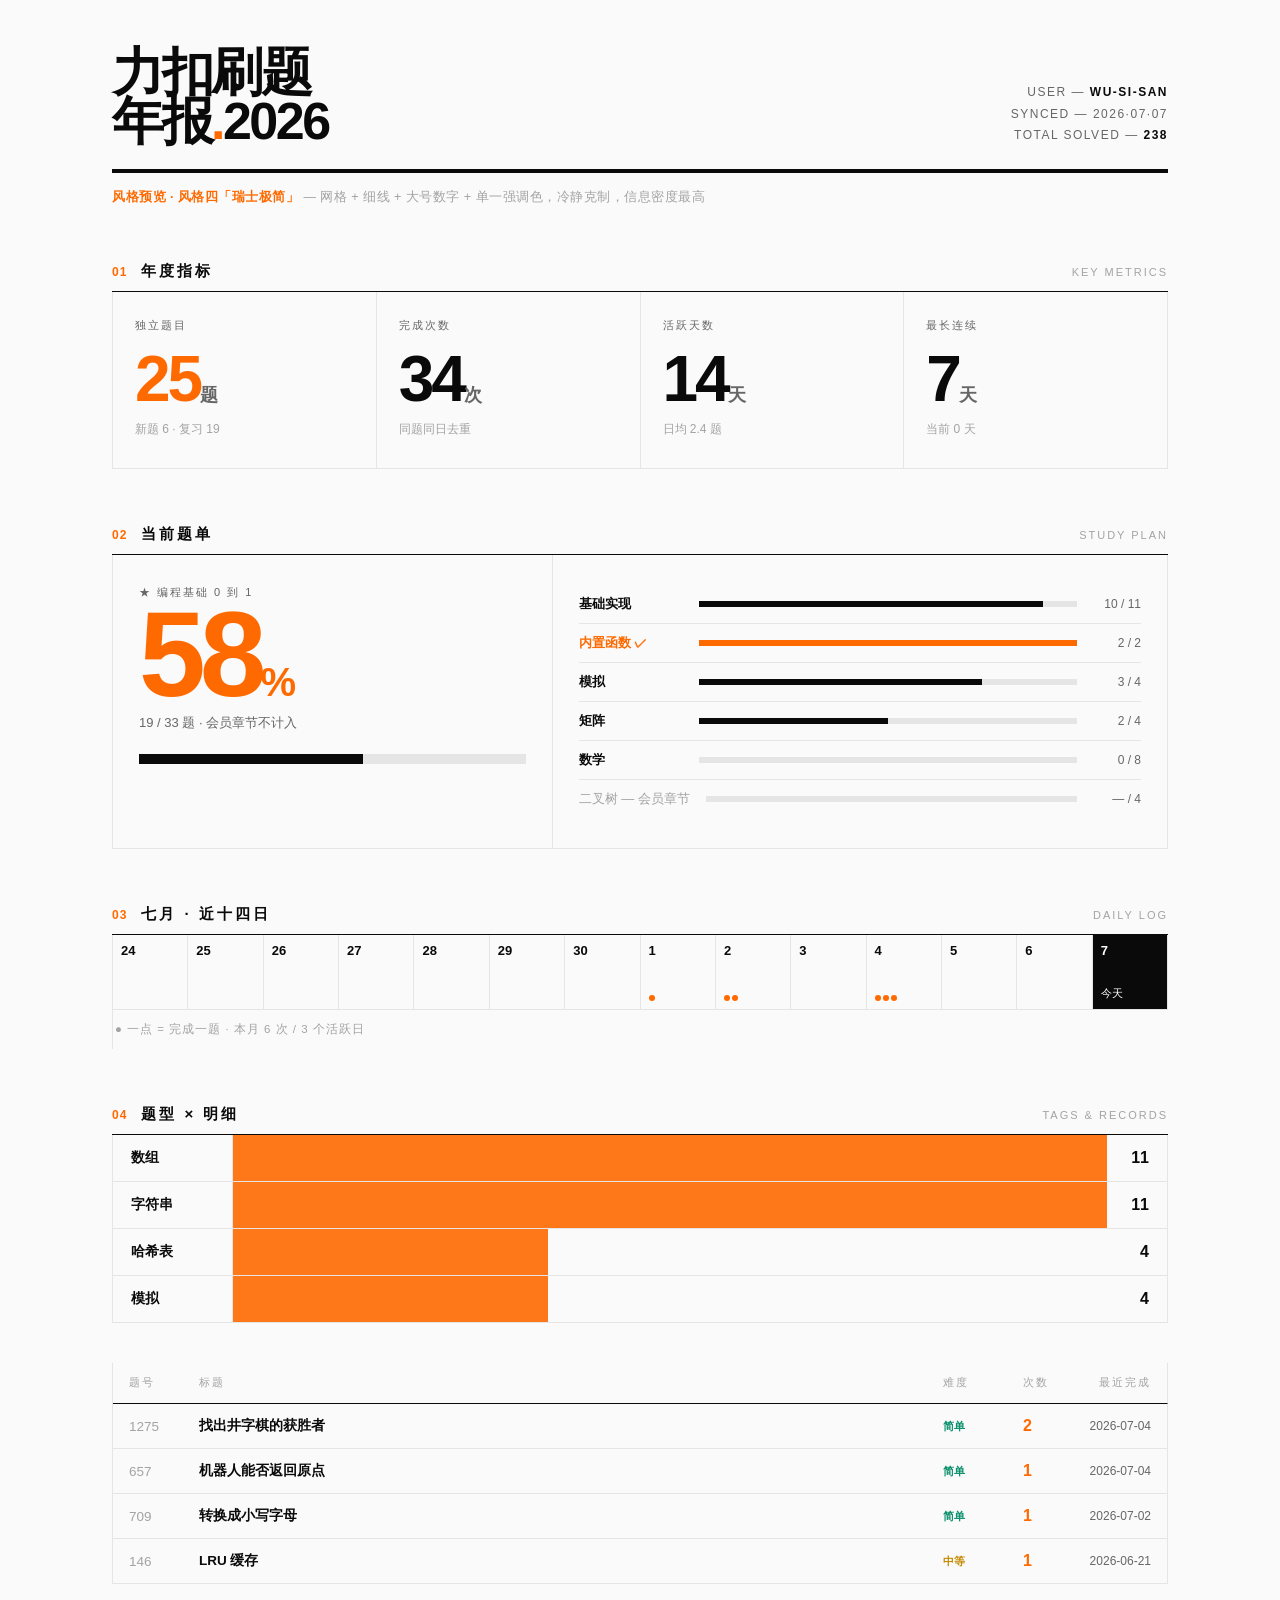
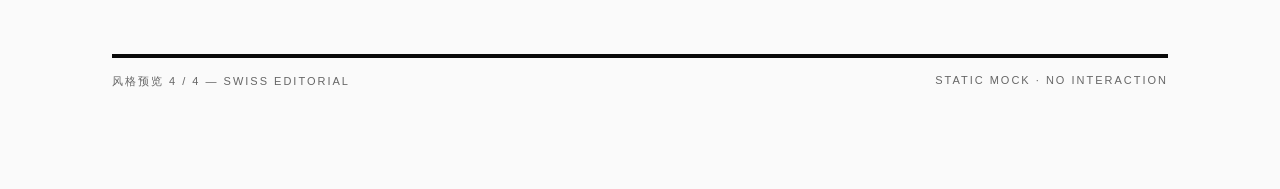
<file: public/designs/swiss.html>
<!DOCTYPE html>
<html lang="zh-CN">
<head>
<meta charset="UTF-8">
<meta name="viewport" content="width=device-width, initial-scale=1.0">
<title>风格预览 · 瑞士极简</title>
<style>
:root{
  --bg:#fafafa; --ink:#0a0a0a; --dim:#666; --faint:#a3a3a3;
  --line:#e5e5e5; --line2:#111;
  --accent:#ff6a00;
}
*{box-sizing:border-box}
body{margin:0;font-family:"Helvetica Neue",-apple-system,BlinkMacSystemFont,"PingFang SC","Microsoft YaHei",sans-serif;
  background:var(--bg);color:var(--ink);min-height:100vh;-webkit-font-smoothing:antialiased}
.wrap{max-width:1120px;margin:0 auto;padding:48px 32px 100px}
header{border-bottom:4px solid var(--ink);padding-bottom:22px;display:flex;
  justify-content:space-between;align-items:flex-end;gap:20px;flex-wrap:wrap}
h1{font-size:52px;font-weight:800;margin:0;letter-spacing:-2.5px;line-height:.95}
h1 span{color:var(--accent)}
.meta-top{text-align:right;font-size:12px;color:var(--dim);line-height:1.8;
  text-transform:uppercase;letter-spacing:1.5px}
.meta-top b{color:var(--ink)}
.note{margin-top:16px;font-size:12.5px;color:var(--faint);letter-spacing:.5px}
.note b{color:var(--accent);font-weight:700}
.section{margin-top:56px}
.sec{display:flex;align-items:baseline;gap:14px;border-bottom:1px solid var(--ink);padding-bottom:10px;margin-bottom:0}
.sec .no{font-size:12px;font-weight:800;color:var(--accent);letter-spacing:1px}
.sec h2{font-size:15px;font-weight:800;margin:0;letter-spacing:3px;text-transform:uppercase}
.sec .en{margin-left:auto;font-size:11px;color:var(--faint);letter-spacing:2px;text-transform:uppercase}
/* hero */
.hero{display:grid;grid-template-columns:repeat(4,1fr);border-left:1px solid var(--line)}
@media(max-width:860px){.hero{grid-template-columns:repeat(2,1fr)}}
.cell{border-right:1px solid var(--line);border-bottom:1px solid var(--line);padding:26px 22px 30px}
.cell .k{font-size:11px;letter-spacing:2px;color:var(--dim);text-transform:uppercase}
.cell .v{font-size:64px;font-weight:800;letter-spacing:-3px;line-height:1;margin-top:14px;font-variant-numeric:tabular-nums}
.cell .v small{font-size:18px;letter-spacing:0;font-weight:600;color:var(--dim)}
.cell .m{font-size:12px;color:var(--faint);margin-top:10px}
.cell.hl .v{color:var(--accent)}
/* plan */
.plan{display:grid;grid-template-columns:minmax(0,5fr) minmax(0,7fr);border-left:1px solid var(--line)}
@media(max-width:860px){.plan{grid-template-columns:1fr}}
.plan>div{border-right:1px solid var(--line);border-bottom:1px solid var(--line);padding:30px 26px}
.giant{font-size:120px;font-weight:800;letter-spacing:-6px;line-height:.9;color:var(--accent);font-variant-numeric:tabular-nums}
.giant small{font-size:40px;letter-spacing:-1px}
.plan .cap{font-size:11px;letter-spacing:2px;color:var(--dim);text-transform:uppercase}
.plan .name{font-size:20px;font-weight:800;margin-top:10px;letter-spacing:-.5px}
.plan .frac{font-size:13px;color:var(--dim);margin-top:6px}
.rule{height:10px;background:var(--line);margin-top:22px;position:relative}
.rule i{position:absolute;inset:0;width:58%;background:var(--ink)}
.glist{display:flex;flex-direction:column}
.g{display:flex;align-items:center;gap:16px;padding:10px 0;border-bottom:1px solid var(--line);font-size:13px}
.g:last-child{border-bottom:0}
.g .n{min-width:104px;font-weight:700}
.g .n.ok{color:var(--accent)}
.g .b{flex:1;height:6px;background:var(--line)}
.g .b i{display:block;height:100%;background:var(--ink)}
.g.ok .b i{background:var(--accent)}
.g .f{min-width:48px;text-align:right;color:var(--dim);font-variant-numeric:tabular-nums;font-size:12px}
.g.lock{color:var(--faint)}
.g.lock .n{color:var(--faint);font-weight:500}
/* calendar strip */
.cal{border-left:1px solid var(--line)}
.days{display:grid;grid-template-columns:repeat(14,1fr)}
.d{border-right:1px solid var(--line);border-bottom:1px solid var(--line);aspect-ratio:1;
  display:flex;flex-direction:column;justify-content:space-between;padding:8px;font-size:11px;
  color:var(--faint);font-variant-numeric:tabular-nums}
.d b{font-size:13px;color:var(--ink);font-weight:700}
.d .dotv{width:100%;display:flex;gap:2px}
.d .dot{width:6px;height:6px;border-radius:50%;background:var(--accent)}
.d.today{background:var(--ink)}
.d.today b,.d.today{color:#fff}
.cal-cap{font-size:11.5px;color:var(--faint);padding:12px 2px;letter-spacing:1px}
/* tags */
.tags{border-left:1px solid var(--line)}
.t{display:grid;grid-template-columns:120px 1fr 60px;align-items:center;border-bottom:1px solid var(--line);border-right:1px solid var(--line)}
.t .n{padding:14px 18px;font-weight:700;font-size:13.5px;border-right:1px solid var(--line)}
.t .bwrap{align-self:stretch;position:relative}
.t .bwrap i{position:absolute;top:0;bottom:0;left:0;background:var(--accent);opacity:.9}
.t .f{text-align:right;padding:0 18px;font-weight:800;font-size:16px;font-variant-numeric:tabular-nums}
/* table */
.tbl{border-left:1px solid var(--line)}
.row{display:grid;grid-template-columns:70px 1fr 80px 60px 100px;align-items:center;
  border-bottom:1px solid var(--line);border-right:1px solid var(--line);font-size:13.5px}
.row.h{font-size:10.5px;letter-spacing:2px;color:var(--faint);text-transform:uppercase;border-bottom:1px solid var(--ink)}
.row>span{padding:13px 16px}
.row .id{color:var(--faint);font-variant-numeric:tabular-nums}
.row .t2{font-weight:700}
.row .df{font-size:11px;font-weight:700}
.row .df.e{color:#0a8f6c}.row .df.m{color:#c48a00}
.row .c{font-weight:800;font-size:16px;color:var(--accent);font-variant-numeric:tabular-nums}
.row .dt{color:var(--dim);font-size:12px;text-align:right;font-variant-numeric:tabular-nums}
footer{margin-top:70px;border-top:4px solid var(--ink);padding-top:16px;display:flex;
  justify-content:space-between;font-size:11px;letter-spacing:2px;color:var(--dim);text-transform:uppercase;flex-wrap:wrap;gap:10px}
</style>
</head>
<body>
<div class="wrap">
  <header>
    <div>
      <h1>力扣刷题<br>年报<span>.</span>2026</h1>
    </div>
    <div class="meta-top">
      <div>USER — <b>wu-si-san</b></div>
      <div>SYNCED — 2026·07·07</div>
      <div>TOTAL SOLVED — <b>238</b></div>
    </div>
  </header>
  <div class="note"><b>风格预览 · 风格四「瑞士极简」</b> — 网格 + 细线 + 大号数字 + 单一强调色，冷静克制，信息密度最高</div>

  <div class="section">
    <div class="sec"><span class="no">01</span><h2>年度指标</h2><span class="en">Key Metrics</span></div>
    <div class="hero">
      <div class="cell hl"><div class="k">独立题目</div><div class="v">25<small>题</small></div><div class="m">新题 6 · 复习 19</div></div>
      <div class="cell"><div class="k">完成次数</div><div class="v">34<small>次</small></div><div class="m">同题同日去重</div></div>
      <div class="cell"><div class="k">活跃天数</div><div class="v">14<small>天</small></div><div class="m">日均 2.4 题</div></div>
      <div class="cell"><div class="k">最长连续</div><div class="v">7<small>天</small></div><div class="m">当前 0 天</div></div>
    </div>
  </div>

  <div class="section">
    <div class="sec"><span class="no">02</span><h2>当前题单</h2><span class="en">Study Plan</span></div>
    <div class="plan">
      <div>
        <div class="cap">★ 编程基础 0 到 1</div>
        <div class="giant">58<small>%</small></div>
        <div class="frac">19 / 33 题 · 会员章节不计入</div>
        <div class="rule"><i></i></div>
      </div>
      <div class="glist">
        <div class="g"><span class="n">基础实现</span><span class="b"><i style="width:91%"></i></span><span class="f">10 / 11</span></div>
        <div class="g ok"><span class="n ok">内置函数 ✓</span><span class="b"><i style="width:100%"></i></span><span class="f">2 / 2</span></div>
        <div class="g"><span class="n">模拟</span><span class="b"><i style="width:75%"></i></span><span class="f">3 / 4</span></div>
        <div class="g"><span class="n">矩阵</span><span class="b"><i style="width:50%"></i></span><span class="f">2 / 4</span></div>
        <div class="g"><span class="n">数学</span><span class="b"><i style="width:0"></i></span><span class="f">0 / 8</span></div>
        <div class="g lock"><span class="n">二叉树 — 会员章节</span><span class="b"></span><span class="f">— / 4</span></div>
      </div>
    </div>
  </div>

  <div class="section">
    <div class="sec"><span class="no">03</span><h2>七月 · 近十四日</h2><span class="en">Daily Log</span></div>
    <div class="cal">
      <div class="days">
        <div class="d"><b>24</b></div><div class="d"><b>25</b></div><div class="d"><b>26</b></div><div class="d"><b>27</b></div>
        <div class="d"><b>28</b></div><div class="d"><b>29</b></div><div class="d"><b>30</b></div>
        <div class="d"><b>1</b><span class="dotv"><span class="dot"></span></span></div>
        <div class="d"><b>2</b><span class="dotv"><span class="dot"></span><span class="dot"></span></span></div>
        <div class="d"><b>3</b></div>
        <div class="d"><b>4</b><span class="dotv"><span class="dot"></span><span class="dot"></span><span class="dot"></span></span></div>
        <div class="d"><b>5</b></div><div class="d"><b>6</b></div>
        <div class="d today"><b>7</b>今天</div>
      </div>
      <div class="cal-cap">● 一点 = 完成一题 · 本月 6 次 / 3 个活跃日</div>
    </div>
  </div>

  <div class="section">
    <div class="sec"><span class="no">04</span><h2>题型 × 明细</h2><span class="en">Tags &amp; Records</span></div>
    <div class="tags" style="margin-bottom:40px">
      <div class="t"><span class="n">数组</span><span class="bwrap"><i style="width:100%"></i></span><span class="f">11</span></div>
      <div class="t"><span class="n">字符串</span><span class="bwrap"><i style="width:100%"></i></span><span class="f">11</span></div>
      <div class="t"><span class="n">哈希表</span><span class="bwrap"><i style="width:36%"></i></span><span class="f">4</span></div>
      <div class="t"><span class="n">模拟</span><span class="bwrap"><i style="width:36%"></i></span><span class="f">4</span></div>
    </div>
    <div class="tbl">
      <div class="row h"><span>题号</span><span>标题</span><span>难度</span><span>次数</span><span style="text-align:right">最近完成</span></div>
      <div class="row"><span class="id">1275</span><span class="t2">找出井字棋的获胜者</span><span class="df e">简单</span><span class="c">2</span><span class="dt">2026-07-04</span></div>
      <div class="row"><span class="id">657</span><span class="t2">机器人能否返回原点</span><span class="df e">简单</span><span class="c">1</span><span class="dt">2026-07-04</span></div>
      <div class="row"><span class="id">709</span><span class="t2">转换成小写字母</span><span class="df e">简单</span><span class="c">1</span><span class="dt">2026-07-02</span></div>
      <div class="row"><span class="id">146</span><span class="t2">LRU 缓存</span><span class="df m">中等</span><span class="c">1</span><span class="dt">2026-06-21</span></div>
    </div>
  </div>

  <footer><span>风格预览 4 / 4 — Swiss Editorial</span><span>Static Mock · No Interaction</span></footer>
</div>
</body>
</html>
</file>
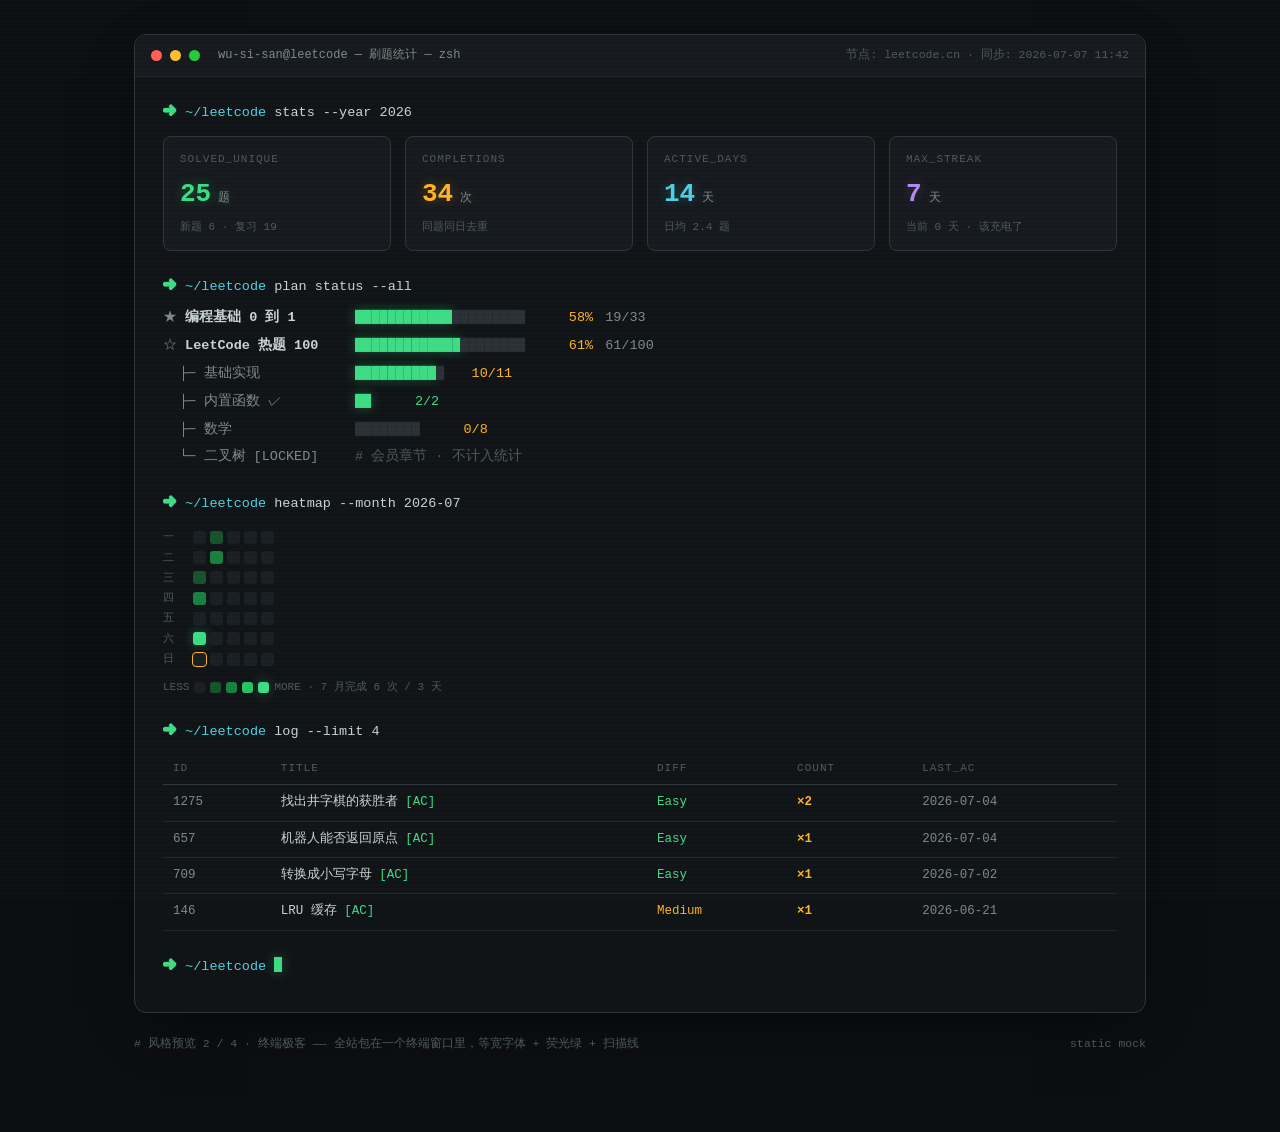
<file: public/designs/terminal.html>
<!DOCTYPE html>
<html lang="zh-CN">
<head>
<meta charset="UTF-8">
<meta name="viewport" content="width=device-width, initial-scale=1.0">
<title>风格预览 · 终端极客</title>
<style>
:root{
  --bg:#0c0e10; --card:#111417; --card2:#16191d;
  --line:#22272c; --line2:#2e353b;
  --txt:#c9d4d2; --dim:#7d8a88; --faint:#4d5a58;
  --green:#3ddc84; --amber:#ffb224; --red:#ff5f56; --cyan:#4dd0e1; --purple:#b688f2;
  --glow-g:0 0 12px rgba(61,220,132,.35);
}
*{box-sizing:border-box}
body{margin:0;font-family:ui-monospace,"SF Mono",Menlo,Consolas,"JetBrains Mono",monospace;
  background:var(--bg);color:var(--txt);min-height:100vh;font-size:13.5px;line-height:1.55}
body::after{content:"";position:fixed;inset:0;pointer-events:none;
  background:repeating-linear-gradient(0deg,transparent 0 2px,rgba(255,255,255,.012) 2px 4px)}
.wrap{max-width:1060px;margin:0 auto;padding:34px 24px 80px}
.term{background:var(--card);border:1px solid var(--line2);border-radius:12px;overflow:hidden;
  box-shadow:0 20px 60px -24px rgba(0,0,0,.8)}
.tbar{display:flex;align-items:center;gap:8px;padding:11px 16px;background:var(--card2);border-bottom:1px solid var(--line)}
.dot{width:11px;height:11px;border-radius:50%}
.tbar .title{margin-left:10px;color:var(--dim);font-size:12px}
.tbar .right{margin-left:auto;color:var(--faint);font-size:11.5px}
.body{padding:26px 28px 30px}
.prompt{color:var(--dim);margin-bottom:4px}
.prompt b{color:var(--green);font-weight:600}
.prompt .path{color:var(--cyan)}
.prompt .cmd{color:var(--txt)}
.out{margin:10px 0 26px}
.hr{color:var(--faint);margin:22px 0 20px;overflow:hidden;white-space:nowrap}
/* stats block */
.statgrid{display:grid;grid-template-columns:repeat(4,1fr);gap:14px;margin-top:12px}
@media(max-width:800px){.statgrid{grid-template-columns:repeat(2,1fr)}}
.stat{border:1px solid var(--line2);border-radius:8px;padding:14px 16px;background:var(--card2)}
.stat .k{color:var(--faint);font-size:11px;letter-spacing:1px}
.stat .v{font-size:26px;font-weight:700;margin-top:6px;color:var(--green);text-shadow:var(--glow-g)}
.stat .v small{font-size:12px;color:var(--dim);font-weight:400}
.stat.a .v{color:var(--amber);text-shadow:0 0 12px rgba(255,178,36,.3)}
.stat.c .v{color:var(--cyan);text-shadow:0 0 12px rgba(77,208,225,.3)}
.stat.p .v{color:var(--purple);text-shadow:0 0 12px rgba(182,136,242,.3)}
.stat .m{color:var(--faint);font-size:11px;margin-top:5px}
/* progress */
.pbar-row{display:flex;align-items:center;gap:12px;margin:7px 0;flex-wrap:wrap}
.pbar-row .lbl{min-width:180px;color:var(--dim)}
.pbar-row .lbl b{color:var(--txt);font-weight:600}
.pbar{color:var(--green);letter-spacing:0;text-shadow:var(--glow-g)}
.pbar .off{color:#2a3136;text-shadow:none}
.pct{color:var(--amber);min-width:56px;text-align:right}
.lock{color:var(--faint)}
.ok{color:var(--green)}
/* heatmap */
.heat{display:flex;flex-direction:column;gap:4px;margin-top:14px}
.hrow{display:flex;gap:4px;align-items:center}
.hrow .wd{width:26px;color:var(--faint);font-size:10.5px}
.hc{width:13px;height:13px;border-radius:3px;background:#1a1f23}
.hc.l1{background:#14532d}.hc.l2{background:#16813f}.hc.l3{background:#28c360}
.hc.l4{background:#3ddc84;box-shadow:var(--glow-g)}
.hc.today{outline:1.5px solid var(--amber)}
.legend{display:flex;gap:5px;align-items:center;color:var(--faint);font-size:11px;margin-top:12px}
.legend .hc{width:11px;height:11px}
/* table */
table{width:100%;border-collapse:collapse;margin-top:8px;font-size:12.5px}
th{color:var(--faint);text-align:left;font-weight:400;padding:7px 10px;border-bottom:1px solid var(--line2);letter-spacing:1px;font-size:11px}
td{padding:8px 10px;border-bottom:1px solid var(--line);color:var(--dim)}
td.t{color:var(--txt)}
td .st{color:var(--green)}
tr:hover td{background:var(--card2)}
.e{color:var(--green)}.m{color:var(--amber)}.h{color:var(--red)}
.cnt{color:var(--amber);font-weight:700}
.cursor{display:inline-block;width:8px;height:15px;background:var(--green);vertical-align:-2px;
  animation:blink 1.1s steps(1) infinite;box-shadow:var(--glow-g)}
@keyframes blink{50%{opacity:0}}
footer{margin-top:22px;color:var(--faint);font-size:11.5px;display:flex;justify-content:space-between;flex-wrap:wrap;gap:8px}
</style>
</head>
<body>
<div class="wrap">
  <div class="term">
    <div class="tbar">
      <span class="dot" style="background:#ff5f56"></span><span class="dot" style="background:#ffbd2e"></span><span class="dot" style="background:#27c93f"></span>
      <span class="title">wu-si-san@leetcode — 刷题统计 — zsh</span>
      <span class="right">节点: leetcode.cn · 同步: 2026-07-07 11:42</span>
    </div>
    <div class="body">

      <div class="prompt"><b>➜</b> <span class="path">~/leetcode</span> <span class="cmd">stats --year 2026</span></div>
      <div class="out">
        <div class="statgrid">
          <div class="stat"><div class="k">SOLVED_UNIQUE</div><div class="v">25<small> 题</small></div><div class="m">新题 6 · 复习 19</div></div>
          <div class="stat a"><div class="k">COMPLETIONS</div><div class="v">34<small> 次</small></div><div class="m">同题同日去重</div></div>
          <div class="stat c"><div class="k">ACTIVE_DAYS</div><div class="v">14<small> 天</small></div><div class="m">日均 2.4 题</div></div>
          <div class="stat p"><div class="k">MAX_STREAK</div><div class="v">7<small> 天</small></div><div class="m">当前 0 天 · 该充电了</div></div>
        </div>
      </div>

      <div class="prompt"><b>➜</b> <span class="path">~/leetcode</span> <span class="cmd">plan status --all</span></div>
      <div class="out">
        <div class="pbar-row"><span class="lbl">★ <b>编程基础 0 到 1</b></span>
          <span class="pbar">████████████<span class="off">█████████</span></span><span class="pct">58%</span><span class="lbl" style="min-width:0">19/33</span></div>
        <div class="pbar-row"><span class="lbl">☆ <b>LeetCode 热题 100</b></span>
          <span class="pbar">█████████████<span class="off">████████</span></span><span class="pct">61%</span><span class="lbl" style="min-width:0">61/100</span></div>
        <div class="pbar-row"><span class="lbl">&nbsp;&nbsp;├─ 基础实现</span><span class="pbar">██████████<span class="off">█</span></span><span class="pct">10/11</span></div>
        <div class="pbar-row"><span class="lbl ok">&nbsp;&nbsp;├─ 内置函数 ✓</span><span class="pbar">██</span><span class="pct ok">2/2</span></div>
        <div class="pbar-row"><span class="lbl">&nbsp;&nbsp;├─ 数学</span><span class="pbar"><span class="off">████████</span></span><span class="pct">0/8</span></div>
        <div class="pbar-row"><span class="lbl lock">&nbsp;&nbsp;└─ 二叉树 [LOCKED]</span><span class="lock"># 会员章节 · 不计入统计</span></div>
      </div>

      <div class="prompt"><b>➜</b> <span class="path">~/leetcode</span> <span class="cmd">heatmap --month 2026-07</span></div>
      <div class="out">
        <div class="heat">
          <div class="hrow"><span class="wd">一</span><span class="hc"></span><span class="hc l1"></span><span class="hc"></span><span class="hc"></span><span class="hc"></span></div>
          <div class="hrow"><span class="wd">二</span><span class="hc"></span><span class="hc l2"></span><span class="hc"></span><span class="hc"></span><span class="hc"></span></div>
          <div class="hrow"><span class="wd">三</span><span class="hc l1"></span><span class="hc"></span><span class="hc"></span><span class="hc"></span><span class="hc"></span></div>
          <div class="hrow"><span class="wd">四</span><span class="hc l2"></span><span class="hc"></span><span class="hc"></span><span class="hc"></span><span class="hc"></span></div>
          <div class="hrow"><span class="wd">五</span><span class="hc"></span><span class="hc"></span><span class="hc"></span><span class="hc"></span><span class="hc"></span></div>
          <div class="hrow"><span class="wd">六</span><span class="hc l4"></span><span class="hc"></span><span class="hc"></span><span class="hc"></span><span class="hc"></span></div>
          <div class="hrow"><span class="wd">日</span><span class="hc today"></span><span class="hc"></span><span class="hc"></span><span class="hc"></span><span class="hc"></span></div>
        </div>
        <div class="legend">LESS <span class="hc"></span><span class="hc l1"></span><span class="hc l2"></span><span class="hc l3"></span><span class="hc l4"></span> MORE · 7 月完成 6 次 / 3 天</div>
      </div>

      <div class="prompt"><b>➜</b> <span class="path">~/leetcode</span> <span class="cmd">log --limit 4</span></div>
      <div class="out">
        <table>
          <tr><th>ID</th><th>TITLE</th><th>DIFF</th><th>COUNT</th><th>LAST_AC</th></tr>
          <tr><td>1275</td><td class="t">找出井字棋的获胜者 <span class="st">[AC]</span></td><td class="e">Easy</td><td class="cnt">×2</td><td>2026-07-04</td></tr>
          <tr><td>657</td><td class="t">机器人能否返回原点 <span class="st">[AC]</span></td><td class="e">Easy</td><td class="cnt">×1</td><td>2026-07-04</td></tr>
          <tr><td>709</td><td class="t">转换成小写字母 <span class="st">[AC]</span></td><td class="e">Easy</td><td class="cnt">×1</td><td>2026-07-02</td></tr>
          <tr><td>146</td><td class="t">LRU 缓存 <span class="st">[AC]</span></td><td class="m">Medium</td><td class="cnt">×1</td><td>2026-06-21</td></tr>
        </table>
      </div>

      <div class="prompt"><b>➜</b> <span class="path">~/leetcode</span> <span class="cursor"></span></div>
    </div>
  </div>
  <footer><span># 风格预览 2 / 4 · 终端极客 —— 全站包在一个终端窗口里，等宽字体 + 荧光绿 + 扫描线</span><span>static mock</span></footer>
</div>
</body>
</html>
</file>
<file: public/designs/prototype.css>
:root {
  color-scheme: dark;
  --bg: #090b12;
  --surface: #0f141e;
  --surface-2: #131a25;
  --surface-3: #182130;
  --text: #f4f5f7;
  --muted: #8f99aa;
  --faint: #596477;
  --line: rgba(175, 192, 220, .15);
  --line-strong: rgba(175, 192, 220, .28);
  --accent: #7c5cff;
  --accent-2: #b7f36b;
  --accent-3: #ff6f59;
  --easy: #8ddc66;
  --medium: #8f73ff;
  --hard: #ff715c;
  --shadow: 0 26px 80px rgba(0, 0, 0, .22);
  --radius: 14px;
  --radius-sm: 8px;
  --content: 1360px;
  --control-height: 42px;
  font-family: Inter, ui-sans-serif, system-ui, -apple-system, BlinkMacSystemFont, "PingFang SC", "Microsoft YaHei", sans-serif;
  font-synthesis: none;
}

* { box-sizing: border-box; }

html {
  scroll-behavior: smooth;
  scroll-padding-top: 92px;
}

body {
  margin: 0;
  min-width: 320px;
  min-height: 100vh;
  color: var(--text);
  background: var(--bg);
  -webkit-font-smoothing: antialiased;
}

button,
input,
select { font: inherit; }

button,
a,
select { -webkit-tap-highlight-color: transparent; }

button { color: inherit; }

button:focus-visible,
a:focus-visible,
input:focus-visible,
select:focus-visible {
  outline: 2px solid var(--accent);
  outline-offset: 3px;
}

button:disabled { cursor: wait; opacity: .76; }

a { color: inherit; }

svg { width: 18px; height: 18px; }

.app-shell { min-height: 100vh; }

.page-frame {
  min-width: 0;
  min-height: 100vh;
}

.side-rail { display: none; }

.topbar {
  position: sticky;
  top: 0;
  z-index: 30;
  display: flex;
  align-items: center;
  gap: 34px;
  height: 72px;
  padding: 0 max(28px, calc((100vw - var(--content)) / 2));
  border-bottom: 1px solid var(--line);
  background: color-mix(in srgb, var(--bg) 88%, transparent);
  backdrop-filter: blur(18px);
}

.brand {
  display: flex;
  align-items: center;
  gap: 10px;
  flex: 0 0 auto;
  text-decoration: none;
}

.brand-mark {
  display: grid;
  width: 34px;
  height: 34px;
  place-items: center;
  color: var(--accent);
  font-size: 18px;
  font-weight: 900;
  letter-spacing: -3px;
}

.brand > span:last-child {
  display: flex;
  align-items: baseline;
  gap: 8px;
}

.brand b {
  font-size: 16px;
  line-height: 1;
  letter-spacing: -.02em;
}

.brand small {
  color: var(--muted);
  font-size: 11px;
  font-weight: 600;
  white-space: nowrap;
}

.topnav {
  display: flex;
  align-self: stretch;
  gap: 8px;
}

.topnav button {
  position: relative;
  min-width: 58px;
  padding: 0 12px;
  border: 0;
  color: var(--muted);
  background: transparent;
  font-size: 13px;
  font-weight: 650;
  cursor: pointer;
}

.topnav button::after {
  position: absolute;
  right: 12px;
  bottom: 0;
  left: 12px;
  height: 2px;
  border-radius: 4px 4px 0 0;
  background: var(--accent);
  content: "";
  transform: scaleX(0);
  transition: transform .2s ease;
}

.topnav button:hover,
.topnav button.is-active { color: var(--text); }
.topnav button.is-active::after { transform: scaleX(1); }

.header-actions {
  display: flex;
  align-items: center;
  gap: 10px;
  margin-left: auto;
}

.year-select,
.table-toolbar label,
.panel-heading label,
.table-footer label {
  position: relative;
  display: inline-flex;
}

select,
.search-field {
  min-height: var(--control-height);
  border: 1px solid var(--line);
  border-radius: var(--radius-sm);
  color: var(--text);
  background: var(--surface);
}

select {
  padding: 0 34px 0 13px;
  appearance: none;
  background-image:
    linear-gradient(45deg, transparent 50%, var(--muted) 50%),
    linear-gradient(135deg, var(--muted) 50%, transparent 50%);
  background-position: calc(100% - 15px) 50%, calc(100% - 11px) 50%;
  background-repeat: no-repeat;
  background-size: 4px 4px, 4px 4px;
  font-size: 12px;
  font-weight: 650;
  cursor: pointer;
}

.sync-button,
.user-button {
  display: inline-flex;
  align-items: center;
  justify-content: center;
  gap: 9px;
  height: var(--control-height);
  border: 1px solid transparent;
  border-radius: var(--radius-sm);
  cursor: pointer;
}

.sync-button {
  padding: 0 17px;
  color: #fff;
  background: var(--accent);
  font-size: 12px;
  font-weight: 760;
  box-shadow: 0 10px 30px color-mix(in srgb, var(--accent) 24%, transparent);
}

.sync-button:hover { filter: brightness(1.08); transform: translateY(-1px); }
.sync-button.is-syncing svg { animation: spin .8s linear infinite; }

@keyframes spin { to { transform: rotate(360deg); } }

.user-button {
  padding: 0 4px 0 8px;
  border-color: transparent;
  background: transparent;
  color: var(--muted);
  font-size: 12px;
}

.user-button:hover { color: var(--text); background: var(--surface); }

.user-button .avatar {
  display: grid;
  width: 30px;
  height: 30px;
  place-items: center;
  border-radius: 50%;
  color: #fff;
  background: linear-gradient(135deg, var(--accent), color-mix(in srgb, var(--accent) 35%, #fff));
  font-size: 12px;
  font-weight: 800;
}

.user-button > i {
  width: 6px;
  height: 6px;
  margin: 0 8px 4px 3px;
  border-right: 1px solid currentColor;
  border-bottom: 1px solid currentColor;
  transform: rotate(45deg);
}

main {
  width: min(var(--content), calc(100% - 56px));
  margin: 0 auto;
}

.section { scroll-margin-top: 94px; }

.hero-section {
  position: relative;
  display: grid;
  min-height: 560px;
  padding: 70px 0 44px;
  border-bottom: 1px solid var(--line);
}

.functional-label {
  display: inline-block;
  color: var(--muted);
  font-size: 12px;
  font-weight: 700;
  letter-spacing: .08em;
}

.hero-copy h1 {
  margin: 12px 0 0;
  max-width: 700px;
  font-size: clamp(38px, 4.2vw, 70px);
  line-height: 1.02;
  letter-spacing: -.065em;
}

.hero-copy > p {
  margin: 18px 0 0;
  color: var(--muted);
  font-size: 14px;
}

.hero-fraction {
  display: flex;
  align-items: baseline;
  gap: 7px;
  margin-top: 28px;
  font-variant-numeric: tabular-nums;
}

.hero-fraction strong { font-size: 22px; }
.hero-fraction span { color: var(--faint); }
.hero-fraction small { color: var(--muted); font-size: 12px; }

.hero-progressbar {
  width: min(360px, 100%);
  height: 8px;
  margin-top: 14px;
  overflow: hidden;
  border-radius: 99px;
  background: var(--surface-3);
}

.hero-progressbar i {
  display: block;
  height: 100%;
  border-radius: inherit;
  background: var(--accent);
  transition: width .5s cubic-bezier(.2,.8,.2,1);
}

.progress-dial {
  position: relative;
  display: grid;
  width: 270px;
  aspect-ratio: 1;
  place-items: center;
  border-radius: 50%;
  background: conic-gradient(var(--accent) calc(var(--progress) * 1%), var(--accent-2) calc(var(--progress) * 1% + 8%), var(--surface-3) 0);
  box-shadow: inset 0 0 0 1px var(--line), var(--shadow);
  transition: background .4s ease;
}

.progress-dial::before {
  position: absolute;
  width: 224px;
  aspect-ratio: 1;
  border-radius: 50%;
  background: var(--bg);
  box-shadow: inset 0 0 38px rgba(0,0,0,.25);
  content: "";
}

.progress-dial > div {
  position: relative;
  z-index: 1;
  display: grid;
  gap: 7px;
  text-align: center;
}

.progress-dial strong {
  font-size: 58px;
  line-height: 1;
  letter-spacing: -.06em;
  font-variant-numeric: tabular-nums;
}

.progress-dial span {
  color: var(--muted);
  font-size: 11px;
  letter-spacing: .08em;
}

.mini-head,
.panel-heading {
  display: flex;
  align-items: center;
  justify-content: space-between;
  gap: 20px;
}

.mini-head { margin: 0 0 12px; font-size: 12px; }
.mini-head > span { color: var(--muted); font-weight: 700; }
.mini-head b { color: var(--faint); font-weight: 600; }
.mini-head b i { display: inline-block; width: 7px; height: 7px; margin-right: 6px; border-radius: 2px; background: var(--accent); }

.line-chart {
  display: block;
  width: 100%;
  height: auto;
  overflow: visible;
}

.line-chart .chart-guides line { stroke: var(--line); stroke-dasharray: 3 5; }
.line-chart .chart-guides text,
.line-chart .month-label { fill: var(--faint); font-size: 10px; }
.line-chart .chart-bars { display: none; }
.line-chart .chart-area { fill: color-mix(in srgb, var(--accent) 10%, transparent); }
.line-chart polyline { fill: none; stroke: var(--accent); stroke-width: 2.6; stroke-linecap: round; stroke-linejoin: round; }
.line-chart circle { fill: var(--surface); stroke: var(--accent); stroke-width: 2.6; }

.kpi-strip {
  display: grid;
  grid-template-columns: repeat(4, 1fr);
}

.kpi-strip > div {
  position: relative;
  display: grid;
  grid-template-columns: auto 1fr;
  align-items: end;
  gap: 0 12px;
  min-width: 0;
  padding: 24px 26px;
  border-left: 1px solid var(--line);
}

.kpi-strip > div:first-child { border-left: 0; }
.kpi-strip span { grid-row: 1 / 3; align-self: start; color: var(--faint); font: 600 10px/1.1 ui-monospace, SFMono-Regular, Menlo, monospace; }
.kpi-strip strong { font-size: clamp(28px, 2.7vw, 42px); line-height: .95; letter-spacing: -.05em; font-variant-numeric: tabular-nums; }
.kpi-strip small { margin-top: 8px; color: var(--muted); font-size: 11px; }

.section-heading {
  display: flex;
  align-items: flex-end;
  justify-content: space-between;
  gap: 32px;
  margin-bottom: 24px;
}

.section-heading > div:first-child {
  display: grid;
  grid-template-columns: auto auto;
  align-items: baseline;
  column-gap: 15px;
}

.section-index {
  color: var(--accent);
  font: 700 11px/1 ui-monospace, SFMono-Regular, Menlo, monospace;
}

.section-heading h2,
.panel-heading h2 {
  margin: 0;
  font-size: 20px;
  line-height: 1.2;
  letter-spacing: -.035em;
}

.section-heading p {
  grid-column: 2;
  margin: 7px 0 0;
  color: var(--muted);
  font-size: 11px;
}

.section-meta { color: var(--muted); font-size: 11px; }

.segmented {
  display: inline-flex;
  align-items: center;
  padding: 3px;
  border: 1px solid var(--line);
  border-radius: var(--radius-sm);
  background: var(--surface);
}

.segmented button {
  min-width: 58px;
  height: 32px;
  padding: 0 12px;
  border: 0;
  border-radius: calc(var(--radius-sm) - 3px);
  color: var(--muted);
  background: transparent;
  font-size: 11px;
  font-weight: 700;
  cursor: pointer;
}

.segmented button:hover { color: var(--text); }
.segmented button.is-active { color: #fff; background: var(--accent); }

.plans-section { padding: 56px 0 18px; }

.plan-list {
  overflow: hidden;
  border: 1px solid var(--line);
  border-radius: var(--radius);
  background: var(--surface);
}

.plan-row {
  position: relative;
  display: grid;
  grid-template-columns: 70px minmax(220px, 1.25fr) minmax(230px, 1fr) minmax(320px, 1.45fr) 34px;
  align-items: center;
  width: 100%;
  min-height: 104px;
  padding: 16px 18px;
  border: 0;
  border-bottom: 1px solid var(--line);
  text-align: left;
  background: transparent;
  cursor: pointer;
  transition: background .18s ease, box-shadow .18s ease;
}

.plan-row:last-child { border-bottom: 0; }
.plan-row:hover { background: color-mix(in srgb, var(--accent) 5%, transparent); }
.plan-row.is-selected { background: color-mix(in srgb, var(--accent) 8%, transparent); box-shadow: inset 3px 0 0 var(--accent); }

.plan-index {
  display: grid;
  width: 48px;
  height: 48px;
  place-items: center;
  border: 1px solid var(--line-strong);
  border-radius: 50%;
  color: var(--accent);
  font: 700 13px/1 ui-monospace, SFMono-Regular, Menlo, monospace;
}

.plan-name { display: grid; gap: 7px; min-width: 0; }
.plan-name strong { overflow: hidden; font-size: 15px; text-overflow: ellipsis; white-space: nowrap; }
.plan-name small { color: var(--muted); font-size: 10px; }

.plan-progress {
  display: grid;
  grid-template-columns: 46px 1fr;
  align-items: center;
  gap: 7px 13px;
  padding: 0 28px;
}

.plan-progress b { font-size: 18px; font-variant-numeric: tabular-nums; }
.plan-progress > i { display: block; height: 6px; overflow: hidden; border-radius: 20px; background: var(--surface-3); }
.plan-progress em { display: block; height: 100%; border-radius: inherit; background: var(--accent); }
.plan-progress small { grid-column: 2; color: var(--muted); font-size: 10px; }

.plan-stats { display: grid; grid-template-columns: repeat(4, 1fr); border-left: 1px solid var(--line); }
.plan-stats > span { display: grid; gap: 6px; padding: 0 14px; text-align: center; }
.plan-stats b { font-size: 18px; font-variant-numeric: tabular-nums; }
.plan-stats small { color: var(--muted); font-size: 9px; }

.plan-arrow { display: grid; width: 30px; height: 30px; place-items: center; color: var(--muted); }
.plan-empty { display: grid; gap: 7px; padding: 42px; text-align: center; }
.plan-empty span { color: var(--muted); font-size: 12px; }

.analytics-section {
  display: grid;
  grid-template-columns: minmax(300px, .78fr) minmax(500px, 1.8fr);
  gap: 18px;
  padding: 36px 0 18px;
}

.metric-panel {
  min-width: 0;
  min-height: 370px;
  padding: 26px;
  border: 1px solid var(--line);
  border-radius: var(--radius);
  background: var(--surface);
}

.panel-heading > div { display: flex; align-items: baseline; gap: 12px; }
.panel-heading > div > span { color: var(--accent); font: 700 10px/1 ui-monospace, SFMono-Regular, Menlo, monospace; }
.panel-heading > small { color: var(--muted); font-size: 10px; }
.panel-heading select { min-height: 34px; }

.difficulty-content {
  display: grid;
  grid-template-columns: minmax(150px, 1fr) minmax(130px, .9fr);
  align-items: center;
  gap: 28px;
  min-height: 280px;
}

.donut {
  position: relative;
  display: grid;
  width: min(210px, 100%);
  aspect-ratio: 1;
  margin: 0 auto;
  place-items: center;
  border-radius: 50%;
  background: conic-gradient(var(--hard) 0 27%, var(--medium) 27% 75%, var(--easy) 75% 100%);
  box-shadow: inset 0 0 0 1px var(--line);
}

.donut::before {
  position: absolute;
  width: 128px;
  aspect-ratio: 1;
  border-radius: inherit;
  background: var(--surface);
  content: "";
}

.donut > div { position: relative; display: grid; gap: 4px; text-align: center; }
.donut strong { font-size: 36px; line-height: 1; }
.donut span { color: var(--muted); font-size: 10px; }

.difficulty-legend { display: grid; gap: 18px; }
.difficulty-legend > div { display: grid; grid-template-columns: 9px 1fr auto; align-items: center; gap: 9px; }
.difficulty-legend i { width: 8px; height: 8px; border-radius: 50%; background: currentColor; }
.difficulty-legend span { color: var(--muted); font-size: 11px; }
.difficulty-legend strong { font-size: 18px; }
.difficulty-legend small { grid-column: 2 / -1; color: var(--faint); font-size: 9px; }
.diff-easy { color: var(--easy); }
.diff-medium { color: var(--medium); }
.diff-hard { color: var(--hard); }

.trend-panel .line-chart { margin-top: 34px; }

.topic-section { padding: 36px 0 18px; }

.topic-rail {
  display: grid;
  grid-template-columns: repeat(6, 1fr);
  overflow: hidden;
  border: 1px solid var(--line);
  border-radius: var(--radius);
  background: var(--surface);
}

.topic-rail button {
  position: relative;
  display: grid;
  grid-template-columns: 42px 1fr;
  align-items: center;
  gap: 12px;
  min-width: 0;
  min-height: 122px;
  padding: 18px;
  overflow: hidden;
  border: 0;
  border-left: 1px solid var(--line);
  text-align: left;
  background: transparent;
  cursor: pointer;
}

.topic-rail button:first-child { border-left: 0; }
.topic-rail button:hover { background: color-mix(in srgb, var(--accent) 6%, transparent); }
.topic-rail button > i { position: absolute; right: 16px; bottom: 12px; left: 16px; height: 3px; background: var(--surface-3); }
.topic-rail button > i::after { display: block; width: calc(var(--topic) / 20 * 100%); height: 100%; background: var(--accent); content: ""; }

.topic-icon {
  display: grid;
  width: 40px;
  height: 40px;
  place-items: center;
  border: 1px solid var(--line-strong);
  border-radius: var(--radius-sm);
  color: var(--accent);
  font: 700 14px/1 ui-monospace, SFMono-Regular, Menlo, monospace;
}

.topic-rail button > span:nth-child(2) { display: grid; grid-template-columns: 1fr auto; gap: 4px; }
.topic-rail b { font-size: 12px; }
.topic-rail strong { font-size: 21px; line-height: 1; }
.topic-rail small { grid-column: 1 / -1; color: var(--muted); font-size: 9px; }

.records-section { padding: 36px 0 18px; }

.records-heading { align-items: center; }

.table-toolbar { display: flex; align-items: center; justify-content: flex-end; gap: 8px; }
.search-field { display: flex; align-items: center; gap: 8px; width: min(280px, 28vw); padding: 0 12px; }
.search-field svg { flex: 0 0 auto; width: 15px; color: var(--muted); }
.search-field input { width: 100%; min-width: 0; border: 0; outline: 0; color: var(--text); background: transparent; font-size: 11px; }
.search-field input::placeholder { color: var(--faint); }

.table-shell {
  overflow: hidden;
  border: 1px solid var(--line);
  border-radius: var(--radius);
  background: var(--surface);
}

.table-scroll { overflow-x: auto; }

table {
  width: 100%;
  min-width: 870px;
  border-collapse: collapse;
}

th,
td {
  height: 55px;
  padding: 0 18px;
  border-bottom: 1px solid var(--line);
  text-align: left;
  white-space: nowrap;
}

th {
  height: 46px;
  color: var(--muted);
  background: var(--surface-2);
  font-size: 10px;
  font-weight: 700;
}

th button { padding: 0; border: 0; color: inherit; background: transparent; font-size: inherit; font-weight: inherit; cursor: pointer; }
th button:hover,
th button.is-sorted { color: var(--text); }
tbody tr { transition: background .16s ease; }
tbody tr:hover,
tbody tr.is-highlighted { background: color-mix(in srgb, var(--accent) 7%, transparent); }
tbody tr:last-child td { border-bottom: 0; }
td { color: var(--muted); font-size: 11px; }
.problem-id { color: var(--faint); font: 600 11px/1 ui-monospace, SFMono-Regular, Menlo, monospace; }
.problem-title { display: inline-flex; align-items: center; gap: 8px; padding: 0; border: 0; color: var(--text); background: transparent; font-size: 12px; font-weight: 680; cursor: pointer; }
.problem-title svg { width: 13px; opacity: 0; transform: translateX(-4px); transition: .16s ease; }
.problem-title:hover svg { opacity: 1; transform: none; }

.difficulty {
  display: inline-flex;
  align-items: center;
  justify-content: center;
  min-width: 42px;
  height: 22px;
  padding: 0 8px;
  border: 1px solid currentColor;
  border-radius: 5px;
  font-size: 9px;
  font-weight: 720;
}

.difficulty-easy { color: var(--easy); background: color-mix(in srgb, var(--easy) 8%, transparent); }
.difficulty-medium { color: var(--medium); background: color-mix(in srgb, var(--medium) 8%, transparent); }
.difficulty-hard { color: var(--hard); background: color-mix(in srgb, var(--hard) 8%, transparent); }
.tags { display: flex; gap: 5px; }
.tags i { padding: 4px 7px; border: 1px solid var(--line); border-radius: 4px; color: var(--muted); background: var(--surface-2); font-size: 9px; font-style: normal; }
.count-value { color: var(--text); font-variant-numeric: tabular-nums; }
time { font: 500 10px/1 ui-monospace, SFMono-Regular, Menlo, monospace; }
.empty-row { height: 120px; text-align: center; color: var(--muted); }

.table-footer {
  display: flex;
  align-items: center;
  gap: 18px;
  min-height: 58px;
  padding: 10px 16px;
  border-top: 1px solid var(--line);
  color: var(--muted);
  font-size: 10px;
}

.table-footer > label { margin-left: 0; }
.table-footer select { min-height: 34px; }
.pagination { display: flex; gap: 5px; margin-left: auto; }
.pagination button {
  display: grid;
  width: 32px;
  height: 32px;
  place-items: center;
  border: 1px solid var(--line);
  border-radius: 6px;
  color: var(--muted);
  background: transparent;
  font-size: 10px;
  cursor: pointer;
}

.pagination button:hover { color: var(--text); border-color: var(--line-strong); }
.pagination button.is-active { color: #fff; border-color: var(--accent); background: var(--accent); }

.calendar-section { padding: 36px 0 72px; }
.calendar-heading { align-items: center; }
.calendar-controls { display: flex; align-items: center; gap: 9px; }
.calendar-controls > strong { min-width: 92px; text-align: center; font-size: 11px; }
.calendar-step { display: grid; width: 32px; height: 32px; place-items: center; border: 1px solid var(--line); border-radius: 7px; color: var(--muted); background: var(--surface); cursor: pointer; }
.calendar-step:hover { color: var(--text); border-color: var(--line-strong); }

.calendar-shell {
  --cell: 14px;
  --gap: 5px;
  overflow-x: auto;
  padding: 28px;
  border: 1px solid var(--line);
  border-radius: var(--radius);
  background: var(--surface);
}

.calendar-months {
  display: grid;
  grid-template-columns: repeat(12, 1fr);
  width: calc(53 * var(--cell) + 52 * var(--gap));
  margin: 0 0 10px 36px;
  color: var(--muted);
  font-size: 9px;
}

.calendar-months.is-month {
  grid-template-columns: repeat(7, 1fr);
  width: min(690px, calc(100vw - 112px));
  text-align: center;
}

.calendar-board { display: flex; align-items: flex-start; gap: 12px; min-width: max-content; }
.week-labels { display: grid; grid-template-rows: repeat(7, var(--cell)); gap: var(--gap); color: var(--faint); font-size: 8px; }
.week-labels span { display: flex; align-items: center; height: var(--cell); }
.heatmap { display: grid; grid-auto-flow: column; grid-template-columns: repeat(53, var(--cell)); grid-template-rows: repeat(7, var(--cell)); gap: var(--gap); }
.heatmap i,
.heat-legend i { display: block; border: 1px solid color-mix(in srgb, var(--line) 68%, transparent); border-radius: 2px; background: var(--surface-3); }
.heatmap i { position: relative; width: var(--cell); height: var(--cell); }
.heatmap i:hover { z-index: 2; outline: 2px solid var(--text); outline-offset: 1px; }
.heatmap i[data-level="1"], .heat-legend i[data-level="1"] { background: color-mix(in srgb, var(--accent-2) 24%, var(--surface-3)); }
.heatmap i[data-level="2"], .heat-legend i[data-level="2"] { background: color-mix(in srgb, var(--accent-2) 43%, var(--surface-3)); }
.heatmap i[data-level="3"], .heat-legend i[data-level="3"] { background: color-mix(in srgb, var(--accent-2) 63%, var(--surface-3)); }
.heatmap i[data-level="4"], .heat-legend i[data-level="4"] { background: color-mix(in srgb, var(--accent-2) 82%, var(--surface-3)); }
.heatmap i[data-level="5"], .heat-legend i[data-level="5"] { border-color: var(--accent-2); background: var(--accent-2); }
.heatmap.month-view { grid-auto-flow: row; grid-template-columns: repeat(7, minmax(62px, 1fr)); grid-template-rows: repeat(5, 58px); gap: 8px; width: min(690px, calc(100vw - 112px)); }
.heatmap.month-view i { width: auto; height: auto; padding: 8px; }
.heatmap.month-view i.is-empty { opacity: .2; }
.heatmap.month-view i span { color: var(--text); font-size: 10px; font-style: normal; }

.calendar-foot {
  display: flex;
  align-items: center;
  justify-content: space-between;
  min-width: calc(53 * var(--cell) + 88px + 52 * var(--gap));
  margin-top: 23px;
  padding-top: 20px;
  border-top: 1px solid var(--line);
  color: var(--muted);
  font-size: 10px;
}

.calendar-foot b { color: var(--text); }
.heat-legend { display: flex; align-items: center; gap: 7px; }
.heat-legend i { width: 12px; height: 12px; }

footer {
  display: grid;
  grid-template-columns: 1.2fr 1fr 1.2fr auto auto;
  align-items: center;
  gap: 24px;
  min-height: 88px;
  padding: 0 max(28px, calc((100vw - var(--content)) / 2));
  border-top: 1px solid var(--line);
  color: var(--faint);
  font: 500 9px/1.4 ui-monospace, SFMono-Regular, Menlo, monospace;
}

footer > div { display: flex; gap: 10px; align-items: baseline; }
footer b { color: var(--text); }
.connection { display: inline-flex; align-items: center; gap: 7px; white-space: nowrap; }
.connection i { width: 7px; height: 7px; border-radius: 50%; background: var(--accent-2); box-shadow: 0 0 0 4px color-mix(in srgb, var(--accent-2) 10%, transparent); }

.design-switcher {
  position: static;
  display: flex;
  width: max-content;
  gap: 4px;
  margin: 20px auto 30px;
  padding: 5px;
  border: 1px solid var(--line-strong);
  border-radius: 12px;
  background: color-mix(in srgb, var(--surface) 92%, transparent);
  box-shadow: var(--shadow);
  backdrop-filter: blur(16px);
}

.design-switcher a { display: grid; width: 32px; height: 32px; place-items: center; border-radius: 7px; color: var(--muted); text-decoration: none; font: 700 10px/1 ui-monospace, SFMono-Regular, Menlo, monospace; }
.design-switcher a:hover { color: var(--text); background: var(--surface-3); }
.design-switcher a.is-current { color: #fff; background: var(--accent); }

.toast {
  position: fixed;
  bottom: 26px;
  left: 50%;
  z-index: 70;
  padding: 12px 17px;
  border: 1px solid var(--line-strong);
  border-radius: 10px;
  color: var(--text);
  background: var(--surface-2);
  box-shadow: var(--shadow);
  font-size: 11px;
  opacity: 0;
  pointer-events: none;
  transform: translate(-50%, 12px);
  transition: .22s ease;
}

.toast.is-visible { opacity: 1; transform: translate(-50%, 0); }

/* ORBIT */

.theme-orbit {
  background:
    radial-gradient(circle at 82% 8%, rgba(73, 56, 160, .13), transparent 28%),
    #090b12;
}

.theme-orbit .side-rail {
  position: fixed;
  inset: 0 auto 0 0;
  z-index: 40;
  display: flex;
  width: 112px;
  padding: 20px 12px;
  border-right: 1px solid var(--line);
  background: rgba(8, 10, 17, .94);
  flex-direction: column;
}

.theme-orbit .rail-brand { display: grid; gap: 4px; justify-items: center; color: var(--text); text-decoration: none; }
.theme-orbit .rail-brand span { display: grid; width: 34px; height: 34px; place-items: center; color: var(--accent); font-size: 24px; }
.theme-orbit .rail-brand b { max-width: 90px; overflow: hidden; font-size: 9px; letter-spacing: .06em; text-overflow: ellipsis; }
.theme-orbit .side-rail nav { display: grid; gap: 8px; margin-top: 38px; }
.theme-orbit .side-rail nav button { position: relative; display: grid; gap: 7px; justify-items: center; min-height: 62px; padding: 8px; border: 0; border-radius: 9px; color: var(--muted); background: transparent; font-size: 10px; cursor: pointer; }
.theme-orbit .side-rail nav button:hover,
.theme-orbit .side-rail nav button.is-active { color: var(--text); background: var(--surface-2); }
.theme-orbit .side-rail nav button.is-active::before { position: absolute; left: 0; width: 3px; height: 34px; border-radius: 0 4px 4px 0; background: var(--accent); content: ""; }
.theme-orbit .side-rail nav svg { width: 17px; height: 17px; }
.theme-orbit .rail-foot { display: grid; gap: 16px; margin-top: auto; justify-items: center; }
.theme-orbit .rail-foot a { color: var(--muted); font-size: 9px; text-decoration: none; }
.theme-orbit .rail-foot .connection { font-size: 8px; }
.theme-orbit .page-frame { margin-left: 112px; }
.theme-orbit .topbar { padding-right: 30px; padding-left: 30px; }
.theme-orbit .topbar .brand { display: none; }
.theme-orbit .topnav { display: none; }
.theme-orbit main { width: min(1240px, calc(100% - 60px)); }
.theme-orbit .hero-section { grid-template-columns: 340px 1fr; grid-template-areas: "progress copy" "progress kpis"; column-gap: 62px; align-items: center; min-height: 480px; padding-top: 46px; }
.theme-orbit .hero-copy { grid-area: copy; align-self: end; }
.theme-orbit .hero-progress { position: relative; grid-area: progress; }
.theme-orbit .hero-progress::before,
.theme-orbit .hero-progress::after { position: absolute; border: 1px dashed rgba(124,92,255,.22); border-radius: 50%; content: ""; pointer-events: none; }
.theme-orbit .hero-progress::before { width: 328px; height: 176px; margin: 40px 0 0 -30px; transform: rotate(-22deg); }
.theme-orbit .hero-progress::after { width: 160px; height: 320px; margin: -298px 0 0 62px; transform: rotate(35deg); }
.theme-orbit .hero-spark { display: none; }
.theme-orbit .kpi-strip { grid-area: kpis; align-self: start; border: 1px solid var(--line); border-radius: var(--radius); background: linear-gradient(100deg, rgba(22,27,41,.82), rgba(13,17,27,.7)); }
.theme-orbit .kpi-strip > div { padding: 23px 20px; }
.theme-orbit .hero-copy h1 { font-size: clamp(42px, 4.5vw, 68px); }
.theme-orbit .hero-progressbar i { background: linear-gradient(90deg, var(--accent), var(--accent-2)); }
.theme-orbit .metric-panel,
.theme-orbit .plan-list,
.theme-orbit .topic-rail,
.theme-orbit .table-shell,
.theme-orbit .calendar-shell { background: linear-gradient(145deg, rgba(19,26,37,.96), rgba(11,15,23,.96)); }
.theme-orbit footer { padding-right: 30px; padding-left: 30px; }

/* DAYBREAK */

.theme-daybreak {
  color-scheme: light;
  --bg: #fff;
  --surface: #fff;
  --surface-2: #f6f8fb;
  --surface-3: #e9eef7;
  --text: #111318;
  --muted: #68717e;
  --faint: #9ba4b1;
  --line: #e2e6ed;
  --line-strong: #cfd5df;
  --accent: #2457ff;
  --accent-2: #29bd88;
  --accent-3: #ff5a3c;
  --easy: #21b878;
  --medium: #2457ff;
  --hard: #ff5a3c;
  --shadow: 0 20px 60px rgba(36, 62, 115, .09);
  --radius: 10px;
  --radius-sm: 6px;
  --content: 1320px;
  background: #fff;
}

.theme-daybreak .topbar { height: 68px; background: rgba(255,255,255,.92); }
.theme-daybreak .brand-mark { color: var(--text); transform: rotate(-12deg); }
.theme-daybreak .brand small::before { content: "/ "; }
.theme-daybreak .hero-section { grid-template-columns: minmax(400px, 1fr) minmax(520px, 1.25fr); grid-template-areas: "copy spark" "progress spark" "kpis spark"; column-gap: 48px; align-items: start; padding: 54px 0 34px; }
.theme-daybreak .hero-copy { grid-area: copy; }
.theme-daybreak .hero-copy h1 { max-width: 580px; font-size: clamp(50px, 5vw, 78px); }
.theme-daybreak .hero-copy > p { margin-top: 12px; }
.theme-daybreak .hero-progress { grid-area: progress; margin-top: 18px; }
.theme-daybreak .progress-dial { display: block; width: auto; aspect-ratio: auto; border-radius: 0; background: transparent; box-shadow: none; }
.theme-daybreak .progress-dial::before { display: none; }
.theme-daybreak .progress-dial > div { display: flex; align-items: baseline; gap: 10px; text-align: left; }
.theme-daybreak .progress-dial strong { color: var(--accent); font-size: clamp(72px, 8.5vw, 124px); }
.theme-daybreak .progress-dial span { color: var(--text); font-size: 11px; font-weight: 700; }
.theme-daybreak .hero-copy .hero-fraction,
.theme-daybreak .hero-copy .hero-progressbar { display: none; }
.theme-daybreak .hero-spark { grid-area: spark; align-self: stretch; padding: 18px 0 24px 46px; border-left: 1px solid var(--line); }
.theme-daybreak .hero-spark .line-chart { margin-top: 24px; }
.theme-daybreak .hero-spark .chart-bars { display: block; }
.theme-daybreak .hero-spark .chart-bars rect { fill: var(--accent); opacity: .92; }
.theme-daybreak .hero-spark .chart-area { display: none; }
.theme-daybreak .hero-spark .line-chart polyline { stroke: var(--accent-2); }
.theme-daybreak .hero-spark .line-chart circle { stroke: var(--accent-2); background: #fff; }
.theme-daybreak .kpi-strip { grid-area: kpis; align-self: end; margin-top: 24px; border-top: 1px solid var(--line); }
.theme-daybreak .kpi-strip > div { padding: 22px 14px; }
.theme-daybreak .kpi-strip > div:first-child { padding-left: 0; }
.theme-daybreak .sync-button { box-shadow: none; }
.theme-daybreak .plan-row { min-height: 92px; }
.theme-daybreak .plan-row.is-selected { border: 1px solid var(--accent); box-shadow: none; }
.theme-daybreak .plan-row.is-selected + .plan-row { border-top-color: transparent; }
.theme-daybreak .plan-index { width: 52px; height: 52px; border: 0; border-radius: 5px; color: #fff; background: var(--accent); font-size: 19px; }
.theme-daybreak .plan-row:nth-child(2) .plan-index { background: var(--accent-2); }
.theme-daybreak .plan-row:nth-child(3) .plan-index { background: var(--accent-3); }
.theme-daybreak .plan-progress em { background: var(--accent); }
.theme-daybreak .plan-row:nth-child(2) .plan-progress em { background: var(--accent-2); }
.theme-daybreak .plan-row:nth-child(3) .plan-progress em { background: var(--accent-3); }
.theme-daybreak .metric-panel,
.theme-daybreak .plan-list,
.theme-daybreak .topic-rail,
.theme-daybreak .table-shell,
.theme-daybreak .calendar-shell { box-shadow: 0 14px 50px rgba(31,53,94,.05); }
.theme-daybreak .topic-rail button > i::after { background: var(--accent-2); }
.theme-daybreak .heatmap i[data-level="1"], .theme-daybreak .heat-legend i[data-level="1"] { background: #dbf4e8; }
.theme-daybreak .heatmap i[data-level="2"], .theme-daybreak .heat-legend i[data-level="2"] { background: #bcebd3; }
.theme-daybreak .heatmap i[data-level="3"], .theme-daybreak .heat-legend i[data-level="3"] { background: #7bd9aa; }
.theme-daybreak .heatmap i[data-level="4"], .theme-daybreak .heat-legend i[data-level="4"] { background: #3bc37f; }
.theme-daybreak .heatmap i[data-level="5"], .theme-daybreak .heat-legend i[data-level="5"] { border-color: #168a55; background: #168a55; }

/* PACELINE */

.theme-paceline {
  --bg: #071219;
  --surface: #0b1820;
  --surface-2: #10212b;
  --surface-3: #17303b;
  --text: #f3f7f8;
  --muted: #8b9aa1;
  --faint: #53666f;
  --line: rgba(160, 191, 202, .22);
  --line-strong: rgba(177, 211, 222, .42);
  --accent: #ff4d3d;
  --accent-2: #22c7e8;
  --accent-3: #dce7ea;
  --easy: #5fcf76;
  --medium: #ffc134;
  --hard: #ff4d3d;
  --shadow: 0 24px 60px rgba(0,0,0,.2);
  --radius: 5px;
  --radius-sm: 4px;
  --content: 1360px;
  background:
    linear-gradient(rgba(34,199,232,.025) 1px, transparent 1px),
    linear-gradient(90deg, rgba(34,199,232,.025) 1px, transparent 1px),
    var(--bg);
  background-size: 32px 32px;
}

.theme-paceline .brand-mark { color: var(--accent-2); font-style: italic; letter-spacing: -5px; transform: skew(-14deg); }
.theme-paceline .brand b { font-style: italic; letter-spacing: .01em; }
.theme-paceline .topbar { height: 66px; background: rgba(7,18,25,.94); }
.theme-paceline .topnav button::after { background: var(--accent); }
.theme-paceline .sync-button { border-radius: 2px; box-shadow: none; }
.theme-paceline .hero-section { grid-template-columns: minmax(260px, .62fr) minmax(540px, 1.55fr); grid-template-areas: "copy progress" "spark spark" "kpis kpis"; gap: 18px 36px; min-height: 500px; margin-top: 28px; padding: 32px 34px 0; border: 1px solid var(--line-strong); background: linear-gradient(110deg, rgba(10,28,37,.98), rgba(6,16,22,.98)); clip-path: polygon(14px 0, calc(100% - 14px) 0, 100% 14px, 100% calc(100% - 14px), calc(100% - 14px) 100%, 14px 100%, 0 calc(100% - 14px), 0 14px); }
.theme-paceline .hero-copy { grid-area: copy; }
.theme-paceline .hero-copy h1 { font-size: clamp(34px, 3.8vw, 58px); }
.theme-paceline .hero-copy p { display: none; }
.theme-paceline .hero-progress { grid-area: progress; align-self: end; }
.theme-paceline .progress-dial { position: relative; display: block; width: 100%; aspect-ratio: auto; min-height: 128px; border-radius: 0; background: repeating-linear-gradient(135deg, transparent 0 8px, rgba(255,255,255,.05) 8px 9px); box-shadow: none; }
.theme-paceline .progress-dial::before { top: 32px; right: 28px; left: 0; width: auto; height: 56px; aspect-ratio: auto; border-radius: 0; background: linear-gradient(105deg, var(--accent) 0 calc(var(--progress) * 1%), transparent calc(var(--progress) * 1%)); box-shadow: inset 0 0 0 1px var(--line-strong); clip-path: polygon(7% 0, 100% 0, 93% 100%, 0 100%); }
.theme-paceline .progress-dial > div { display: flex; align-items: baseline; justify-content: space-between; padding: 0 30px; }
.theme-paceline .progress-dial strong { color: var(--text); font: 800 clamp(32px, 4vw, 58px)/1 "Arial Narrow", Impact, sans-serif; letter-spacing: -.03em; }
.theme-paceline .progress-dial span { color: var(--muted); }
.theme-paceline .hero-spark { grid-area: spark; height: 58px; overflow: hidden; border-top: 1px solid var(--line); border-bottom: 1px solid var(--line); }
.theme-paceline .hero-spark .mini-head,
.theme-paceline .hero-spark text,
.theme-paceline .hero-spark .chart-guides,
.theme-paceline .hero-spark .chart-area { display: none; }
.theme-paceline .hero-spark .line-chart { width: 100%; height: 150px; margin-top: -52px; }
.theme-paceline .hero-spark .line-chart polyline { stroke: var(--accent-2); stroke-width: 1.5; }
.theme-paceline .hero-spark .line-chart circle { display: none; }
.theme-paceline .kpi-strip { grid-area: kpis; border-top: 1px solid var(--line); }
.theme-paceline .kpi-strip > div { padding: 22px 34px; }
.theme-paceline .kpi-strip strong { font-family: "Arial Narrow", Impact, sans-serif; font-weight: 600; text-shadow: 3px 3px 0 rgba(255,255,255,.06); }
.theme-paceline .section-index { color: var(--accent); }
.theme-paceline .section-heading h2,
.theme-paceline .panel-heading h2 { text-transform: uppercase; letter-spacing: -.02em; }
.theme-paceline .plan-list,
.theme-paceline .topic-rail,
.theme-paceline .table-shell,
.theme-paceline .calendar-shell,
.theme-paceline .metric-panel { border-color: var(--line-strong); }
.theme-paceline .plan-row { min-height: 96px; }
.theme-paceline .plan-row::before { position: absolute; top: 0; bottom: 0; left: 0; width: 5px; background: var(--accent-2); content: ""; clip-path: polygon(0 8px, 100% 0, 100% 100%, 0 calc(100% - 8px)); }
.theme-paceline .plan-row.is-selected::before { background: var(--accent); }
.theme-paceline .plan-row.is-selected { box-shadow: none; }
.theme-paceline .plan-index { border-radius: 4px; color: var(--accent-2); }
.theme-paceline .plan-row.is-selected .plan-index { color: var(--accent); border-color: var(--accent); }
.theme-paceline .plan-progress em { background: linear-gradient(90deg, var(--accent-2), #6ce6ff); clip-path: polygon(3% 0, 100% 0, 97% 100%, 0 100%); }
.theme-paceline .plan-row.is-selected .plan-progress em { background: linear-gradient(90deg, var(--accent), #ff766a); }
.theme-paceline .donut { background: conic-gradient(var(--accent) 0 27%, var(--accent-2) 27% 75%, #dce7ea 75% 100%); }
.theme-paceline .difficulty-legend .diff-easy { color: #dce7ea; }
.theme-paceline .difficulty-legend .diff-medium { color: var(--accent-2); }
.theme-paceline .difficulty-legend .diff-hard { color: var(--accent); }
.theme-paceline .topic-rail button { border-color: var(--line-strong); }
.theme-paceline .topic-rail button > i::after { background: var(--accent-2); }
.theme-paceline th { background: #192a33; }
.theme-paceline .heatmap i[data-level="1"], .theme-paceline .heat-legend i[data-level="1"] { background: #103545; }
.theme-paceline .heatmap i[data-level="2"], .theme-paceline .heat-legend i[data-level="2"] { background: #17607a; }
.theme-paceline .heatmap i[data-level="3"], .theme-paceline .heat-legend i[data-level="3"] { background: #1d95b6; }
.theme-paceline .heatmap i[data-level="4"], .theme-paceline .heat-legend i[data-level="4"] { background: var(--accent-2); }
.theme-paceline .heatmap i[data-level="5"], .theme-paceline .heat-legend i[data-level="5"] { border-color: var(--accent); background: var(--accent); }
.theme-paceline footer { border-top-color: var(--line-strong); }

@media (max-width: 1180px) {
  .topbar { gap: 18px; }
  .brand small { display: none; }
  .plan-row { grid-template-columns: 58px minmax(190px, 1.2fr) minmax(210px, 1fr) minmax(260px, 1.3fr) 28px; }
  .plan-progress { padding: 0 18px; }
  .plan-stats > span { padding: 0 8px; }
  .topic-rail { grid-template-columns: repeat(3, 1fr); }
  .topic-rail button:nth-child(4) { border-left: 0; }
  .topic-rail button:nth-child(n+4) { border-top: 1px solid var(--line); }
  .theme-orbit .hero-section { grid-template-columns: 300px 1fr; gap: 36px; }
  .theme-orbit .progress-dial { width: 245px; }
  .theme-orbit .progress-dial::before { width: 203px; }
  .theme-daybreak .hero-section { grid-template-columns: 1fr 1.1fr; }
}

@media (max-width: 920px) {
  html { scroll-padding-top: 132px; }
  .topbar { position: sticky; height: auto; min-height: 112px; padding: 12px 20px; flex-wrap: wrap; }
  .brand { flex: 1; }
  .topnav { order: 3; width: 100%; height: 38px; overflow-x: auto; }
  .topnav button { flex: 1 0 auto; }
  .header-actions { gap: 7px; }
  .user-button span:not(.avatar),
  .user-button > i { display: none; }
  .sync-button { padding: 0 12px; }
  main { width: min(100% - 32px, 760px); }
  .hero-section,
  .theme-orbit .hero-section,
  .theme-daybreak .hero-section,
  .theme-paceline .hero-section { grid-template-columns: 1fr; grid-template-areas: "copy" "progress" "spark" "kpis"; gap: 24px; min-height: auto; padding: 42px 0; }
  .theme-orbit .side-rail { display: none; }
  .theme-orbit .page-frame { margin-left: 0; }
  .theme-orbit .topbar .brand,
  .theme-orbit .topnav { display: flex; }
  .theme-orbit .topbar { padding: 12px 20px; }
  .theme-orbit .hero-progress::before,
  .theme-orbit .hero-progress::after { display: none; }
  .theme-orbit .hero-progress { justify-self: center; }
  .theme-orbit .kpi-strip { width: 100%; }
  .theme-daybreak .hero-spark { padding-left: 0; border-left: 0; }
  .theme-daybreak .hero-progress { margin-top: 0; }
  .theme-paceline .hero-section { margin-top: 18px; padding: 28px 22px 0; }
  .theme-paceline .hero-progress { width: 100%; }
  .hero-spark { grid-area: spark; }
  .kpi-strip { grid-area: kpis; width: 100%; }
  .plan-row { grid-template-columns: 54px 1fr 30px; gap: 8px; padding: 18px; }
  .plan-index { grid-row: 1 / 3; }
  .plan-name { grid-column: 2; }
  .plan-progress { grid-column: 2; padding: 4px 0 0; }
  .plan-stats { grid-column: 1 / -1; margin-top: 14px; padding-top: 16px; border-top: 1px solid var(--line); border-left: 0; }
  .plan-arrow { grid-row: 1 / 3; grid-column: 3; }
  .analytics-section { grid-template-columns: 1fr; }
  .records-heading,
  .calendar-heading { align-items: flex-start; flex-direction: column; }
  .table-toolbar { width: 100%; justify-content: stretch; flex-wrap: wrap; }
  .search-field { width: 100%; }
  .calendar-shell { --cell: 13px; --gap: 4px; }
  footer { grid-template-columns: 1fr 1fr; padding: 22px 20px; }
  footer > span:nth-child(3),
  footer > span:last-child { display: none; }
}

@media (max-width: 620px) {
  :root { --control-height: 38px; }
  .topbar { min-height: 104px; }
  .brand b { font-size: 14px; }
  .brand-mark { width: 26px; height: 26px; }
  .year-select { display: none; }
  .sync-button span { display: none; }
  .sync-button { width: 38px; padding: 0; }
  main { width: calc(100% - 24px); }
  .hero-copy h1 { font-size: 42px; }
  .progress-dial { width: 220px; }
  .progress-dial::before { width: 182px; }
  .progress-dial strong { font-size: 48px; }
  .kpi-strip { grid-template-columns: repeat(2, 1fr); }
  .kpi-strip > div:nth-child(3) { border-left: 0; border-top: 1px solid var(--line); }
  .kpi-strip > div:nth-child(4) { border-top: 1px solid var(--line); }
  .section-heading { align-items: flex-start; flex-direction: column; gap: 18px; }
  .section-heading p { grid-column: 1 / -1; }
  .plan-row { grid-template-columns: 48px 1fr 26px; }
  .plan-index { width: 40px; height: 40px; }
  .plan-progress { grid-template-columns: 42px 1fr; }
  .plan-stats small { font-size: 8px; }
  .metric-panel { min-height: auto; padding: 20px; }
  .difficulty-content { grid-template-columns: 1fr; padding-top: 26px; }
  .donut { width: 170px; }
  .donut::before { width: 105px; }
  .difficulty-legend { grid-template-columns: repeat(3, 1fr); }
  .difficulty-legend > div { grid-template-columns: 8px 1fr; }
  .difficulty-legend strong { grid-column: 2; }
  .topic-rail { grid-template-columns: repeat(2, 1fr); }
  .topic-rail button:nth-child(3),
  .topic-rail button:nth-child(5) { border-left: 0; }
  .topic-rail button:nth-child(n+3) { border-top: 1px solid var(--line); }
  .topic-rail button:nth-child(4) { border-left: 1px solid var(--line); }
  .table-toolbar label:not(.search-field) { flex: 1; }
  .table-toolbar select { width: 100%; }
  .table-footer { flex-wrap: wrap; }
  .table-footer > label { display: none; }
  .pagination { margin-left: 0; }
  .calendar-controls { width: 100%; flex-wrap: wrap; }
  .calendar-controls .segmented { margin-right: auto; }
  .calendar-shell { padding: 20px; }
  .calendar-foot { align-items: flex-start; flex-direction: column; gap: 16px; }
  footer { grid-template-columns: 1fr; gap: 10px; }
  footer .connection { display: none; }
  .toast { bottom: 70px; max-width: calc(100% - 32px); white-space: nowrap; }
}

@media (prefers-reduced-motion: reduce) {
  *, *::before, *::after { scroll-behavior: auto !important; animation-duration: .01ms !important; transition-duration: .01ms !important; }
}
</file>
